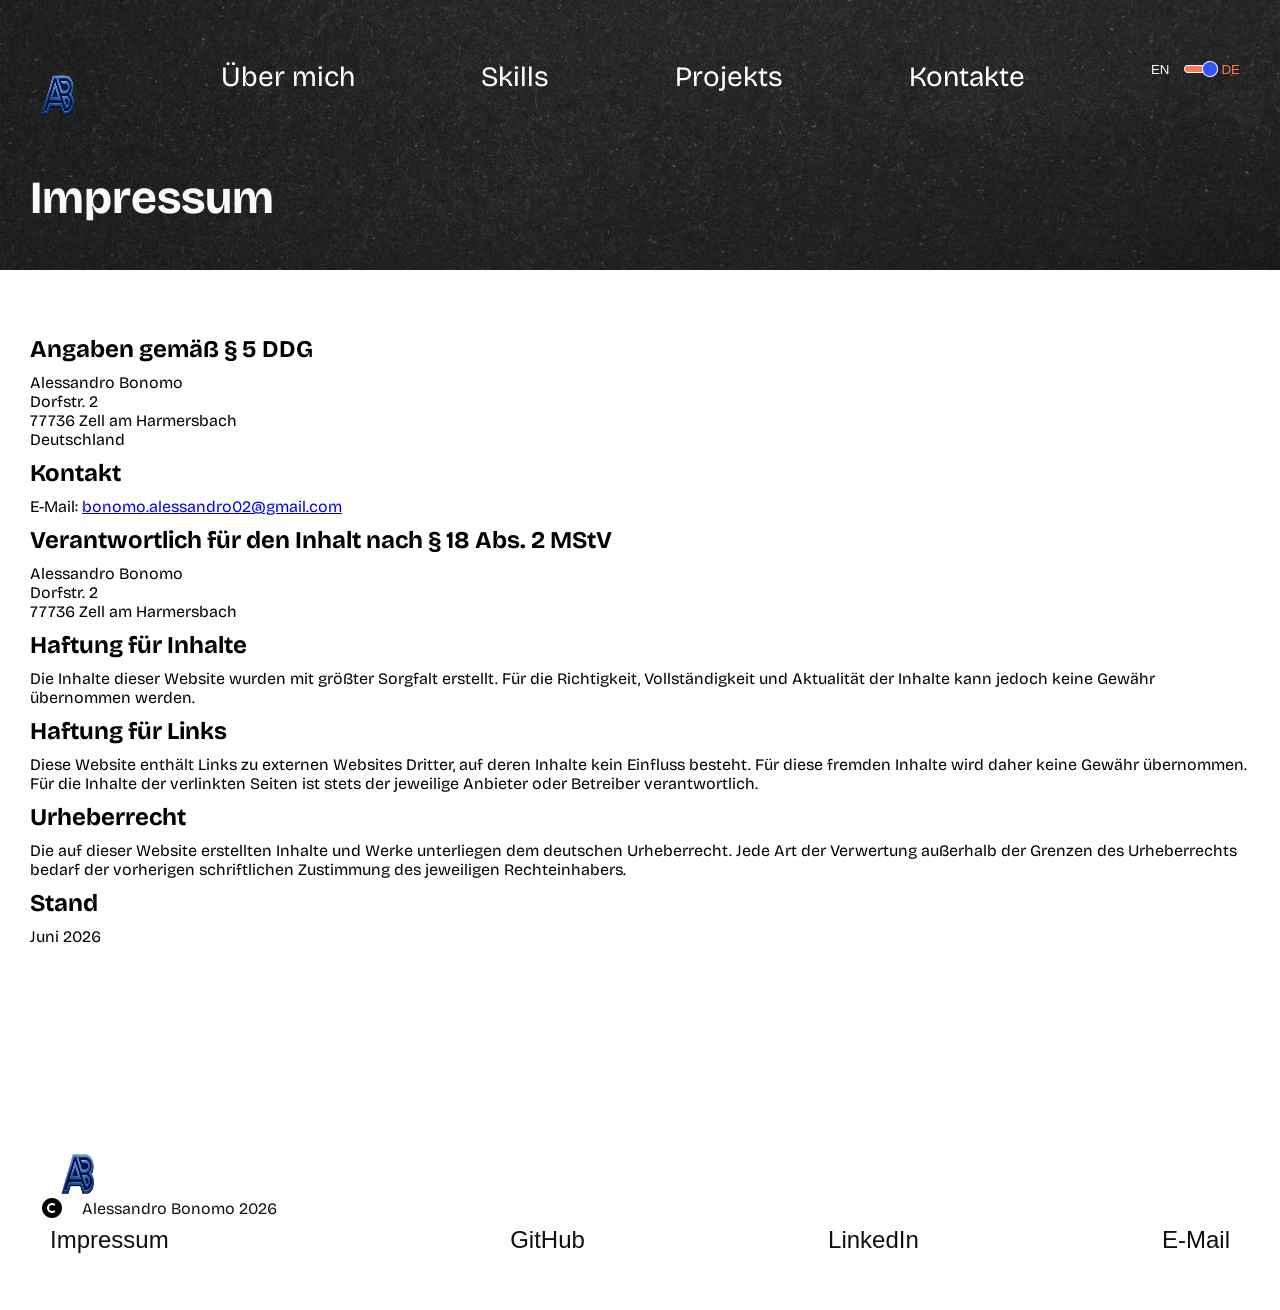
<file: html/legal-notice.html>
<!DOCTYPE html>
<html lang="en">
<head>
    <meta charset="UTF-8">
    <meta name="viewport" content="width=device-width, initial-scale=1.0">
    <title>legal notice</title>
    <link rel="icon" type="image/x-icon" href="/Portfolio/assets/img/AB_Logo-black.png">

    <link rel="stylesheet" href="../css/header-helper.css">
    <link rel="stylesheet" href="../css/legal-notice.css">
    <link rel="stylesheet" href="../css/footer-helper.css">
    <link rel="stylesheet" href="../css/colors.css">
    <link rel="stylesheet" href="../css/transitions-helper.css">
    <link rel="stylesheet" href="../css/media-querrys.css">
    <link rel="stylesheet" href="../css/lang-helper.css">

    <script src="../js/toggle.mobile.helper.js" defer></script>
    <script src="../js/lang.helper.js" defer></script>

    <link rel="preconnect" href="https://fonts.googleapis.com">
    <link rel="preconnect" href="https://fonts.gstatic.com" crossorigin>
    <link href="https://fonts.googleapis.com/css2?family=Bricolage+Grotesque:opsz,wght@12..96,200..800&family=Kalam:wght@300;400;700&display=swap" rel="stylesheet">
</head>

<body>
    <div id="menu-overlay"></div>
    <div id="bg-image" class="header-bg">
        <header>
                <nav>
                    <a href="../index.html#heroSection"><img src="../assets/img/AB_Logo.png" alt="Logo" class="logoAB header-logo"></a>
                    <div>
                        <a href="../index.html#aboutMeSection">
                            <p class="lang-en">About me</p>
                            <p class="lang-de">Über mich</p>
                        </a>
                        <img class="header-hover circle-hover" src="../assets/img/00_Hand-drawn lines/00_Header/Color option 1/1.png" alt="yellow circle">
                    </div>
                    
                    <div>
                        <a href="../index.html#skillSection">
                            <p class="lang-en">Skills</p>
                            <p class="lang-de">Skills</p>
                        </a>
                        <img class="header-hover skill-underline" src="../assets/img/00_Hand-drawn lines/00_Header/Color option 1/2.png" alt=" yellow-line">
                    </div>

                    <div>
                        <a href="../index.html#projectSection">
                            <p class="lang-en">Projects</p>
                            <p class="lang-de">Projekts</p>
                        </a>
                        <img class="header-hover" src="../assets/img/00_Hand-drawn lines/00_Header/Color option 1/4.png" alt="">

                    </div>

                    <div>
                        <a href="../index.html#contactSection">
                            <p class="lang-en">Contact</p>
                            <p class="lang-de">Kontakte</p>
                        </a>
                        <img class="header-hover" src="../assets/img/00_Hand-drawn lines/00_Header/Color option 1/3.png" alt="yellow line">                
                    </div>
                    
                    <div class="language-container">
                    <button id="langEnButton" class="lang-EN-btn">EN</button>
                    <img class="lang-frame-EN" src="../assets/img/00_Hand-drawn lines/00_Header/Color option 1/Toggle.png" alt="">
                    <div class="vector-container">
                        <img class="vector-bar" src="../assets/img/07_vectors/Vector-line.png" alt="bar">
                        <img class="vector-bubble" src="../assets/img/07_vectors/Vector-bubble.png" alt="bubble">
                    </div>
                    <button id="langDeButton" class="lang-DE-btn">DE</button>
                    <img class="lang-frame-DE" src="../assets/img/00_Hand-drawn lines/00_Header/Color option 1/Toggle.png" alt="">
                    </div>
                </nav>
        </header>
    </div>

            <div class="logo-mobile-container">
                <a href="../index.html#heroSection"><img src="../assets/img/AB_Logo.png" alt="Logo" class="logoAB header-logo"></a>
                <button id="toggleMobileMenu"><img class="menu-image" src="../assets/img/04_social_icons/01_Menu.png" alt="mobile menu"></button>
            </div>

            <div class="mobile-header">
                <nav class="mobile-nav">
                    <div>
                        <a href="../index.html#aboutMeSection">
                            <p class="lang-en">About me</p>
                            <p class="lang-de">Über mich</p>
                        </a>
                        <img class="mobile-hover ab-hover" src="../assets/img/00_Hand-drawn lines/00_Header/Color option 1/1.png" alt="yellow circle">
                    </div>
                    
                    <div>
                        <a href="../index.html#skillSection">
                            <p class="lang-en">Skills</p>
                            <p class="lang-de">Skills</p>
                        </a>
                        <img class="mobile-hover" src="../assets/img/00_Hand-drawn lines/00_Header/Color option 1/2.png" alt=" yellow-line">
                    </div>

                    <div>
                        <a href="../index.html#projectSection">
                            <p class="lang-en">Projects</p>
                            <p class="lang-de">Projekts</p>
                        </a>
                        <img class="mobile-hover" src="../assets/img/00_Hand-drawn lines/00_Header/Color option 1/4.png" alt="">

                    </div>

                    <div>
                        <a href="../index.html#contactSection">
                            <p class="lang-en">Contact</p>
                            <p class="lang-de">Kontakte</p>
                        </a>
                        <img class="mobile-hover" src="../assets/img/00_Hand-drawn lines/00_Header/Color option 1/3.png" alt="yellow line">                
                    </div>
                    
                    <div class="language-container">
                    <button class="lang-EN-btn">EN</button>
                    <img class="lang-frame-EN" src="../assets/img/00_Hand-drawn lines/00_Header/Color option 1/Toggle.png" alt="">
                    <div class="vector-container">
                        <img class="vector-bar" src="../assets/img/07_vectors/Vector-line.png" alt="bar">
                        <img class="vector-bubble" src="../assets/img/07_vectors/Vector-bubble.png" alt="bubble">
                    </div>
                    <button class="lang-DE-btn">DE</button>
                    <img class="lang-frame-DE" src="../assets/img/00_Hand-drawn lines/00_Header/Color option 1/Toggle.png" alt="">
                    </div>
                </nav>
            </div>

        <div class="lang-en">
            <div class="max-content">
                <div class="align-text-center">
                    <h1>Legal Notice</h1>

                    <h2>Information pursuant to Section 5 of the German Data Protection Act (DDG)</h2>
                    <p>
                        Alessandro Bonomo<br>
                        Dorfstr. 2<br>
                        77736 Zell am Harmersbach<br>
                        Germany
                    </p>

                    <h2>Contact</h2>
                    <p>
                        Email:
                        <a href="mailto:bonomo.alessandro02@gmail.com">
                            bonomo.alessandro02@gmail.com
                        </a>
                    </p>

                    <h2>Responsible for content in accordance with Section 18(2) MStV</h2>
                    <p>
                        Alessandro Bonomo<br>
                        Dorfstr. 2<br>
                        77736 Zell am Harmersbach
                    </p>

                    <h2>Liability for content</h2>
                    <p>
                        The content of this website has been compiled with the utmost care.
                        However, no guarantee can be given as to the accuracy, completeness and timeliness of the content.
                    </p>

                    <h2>Liability for links</h2>
                    <p>
                        This website contains links to external third-party websites,
                        over whose content we have no influence.
                        We therefore accept no liability for this external content.
                        The respective
                        provider or operator is always responsible for the content of the linked pages.
                    </p>

                    <h2>Copyright</h2>
                    <p>
                        The content and works created on this website are subject to
                        German copyright law. Any form of use beyond the
                        limits of copyright law requires the prior written consent
                        of the respective rights holder.
                    </p>

                    <h2>Date</h2>
                    <p>
                        June 2026
                    </p>

                </div>
            </div>
        </div>

        <div class="lang-de">
            <div class="max-content">
                <div class="align-text-center">
                    <h1>Impressum</h1>

                    <h2>Angaben gemäß § 5 DDG</h2>
                    <p>
                        Alessandro Bonomo<br>
                        Dorfstr. 2<br>
                        77736 Zell am Harmersbach<br>
                        Deutschland
                    </p>

                    <h2>Kontakt</h2>
                    <p>
                        E-Mail:
                        <a href="mailto:bonomo.alessandro02@gmail.com">
                            bonomo.alessandro02@gmail.com
                        </a>
                    </p>

                    <h2>Verantwortlich für den Inhalt nach § 18 Abs. 2 MStV</h2>
                    <p>
                        Alessandro Bonomo<br>
                        Dorfstr. 2<br>
                        77736 Zell am Harmersbach
                    </p>

                    <h2>Haftung für Inhalte</h2>
                    <p>
                        Die Inhalte dieser Website wurden mit größter Sorgfalt erstellt.
                        Für die Richtigkeit, Vollständigkeit und Aktualität der Inhalte
                        kann jedoch keine Gewähr übernommen werden.
                    </p>

                    <h2>Haftung für Links</h2>
                    <p>
                        Diese Website enthält Links zu externen Websites Dritter,
                        auf deren Inhalte kein Einfluss besteht.
                        Für diese fremden Inhalte wird daher keine Gewähr übernommen.
                        Für die Inhalte der verlinkten Seiten ist stets der jeweilige
                        Anbieter oder Betreiber verantwortlich.
                    </p>

                    <h2>Urheberrecht</h2>
                    <p>
                        Die auf dieser Website erstellten Inhalte und Werke unterliegen
                        dem deutschen Urheberrecht. Jede Art der Verwertung außerhalb der
                        Grenzen des Urheberrechts bedarf der vorherigen schriftlichen Zustimmung
                        des jeweiligen Rechteinhabers.
                    </p>

                    <h2>Stand</h2>
                    <p>
                        Juni 2026
                    </p>

                </div>
            </div>
        </div>

        <footer>
           <div class="mobile-footer contact-section-footer-links">
                <div class="mobile-logo-copyright-container">
                    <div class="footer-left-side">
                        <a href="../index.html#heroSection"><img class="logoAB mL-20px" src="../assets/img/AB_Logo.png" alt="Logo"></a>
                        <p><img class="icon-bg-color" src="../assets/img/04_social_icons/copyright_icon.png" alt="Copyright icon">Alessandro Bonomo 2026</p>
                    </div>
                
                    <div class="mobile-legal-notice">
                        <div>
                            <a class="rolling-link  legal-notice" href="./legal-notice.html"><span class="text">
                                <p class="lang-en">legal notice</p>
                                <p class="lang-de">Impressum</p>
                            </span></a>
                            <img class="footer-hover" src="../assets/img/00_Hand-drawn lines/00_Header/Color option 1/3.png" alt="yellow line">                
                        </div>
                    
                    </div>
                </div>


                    <div class="mobile-social-links">
                        <a target="_blank" class="background-color rolling-link" href="https://github.com/SandroTec">
                            <span class="icon dark-version"><img src="../assets/img/04_social_icons/Git hub.png" alt="GitHub-icon"></span>
                            <span class="text">GitHub</span>
                        </a>
                        <a target="_blank" class="background-color rolling-link" href="https://www.linkedin.com/in/alessandro-bonomo-87608436b/">
                            <span class="icon dark-version"> <img src="../assets/img/04_social_icons/linkedIn.png" alt="linked in icon"></span>
                            <span class="text">LinkedIn</span>
                        </a>
                        <a class="background-color rolling-link" href="mailto:bonomo.sandro@gmx.de?subject=Anfrage%20zum%20Portfolio&body=Hallo%20Max,%20ich%20interessiere%20mich%20für...">
                            <span class="icon dark-version"><img src="../assets/img/04_social_icons/Mail icon.png" alt="Email icon"></span>
                            <span class="text">E-Mail</span>
                        </a>
                    </div>
                </div>
                <div class="contact-section-footer contact-section-footer-links">
                    <div class="max-content">
                        <div class="social-footer-links">
                            <div class="logo-copyright-container ">
                            <a href="./index.html#heroSection"><img class="logoAB mL-20px" src="../assets/img/AB_Logo.png" alt="Logo"></a>
                            <p><img class="icon-bg-color" src="../assets/img/04_social_icons/copyright_icon.png" alt="Copyright icon">Alessandro Bonomo 2026</p>
                        
                            <div>
                                <a class="rolling-link  legal-notice" href="./legal-notice.html"><span class="text">
                                    <p class="lang-en">legal notice</p>
                                    <p class="lang-de">Impressum</p>
                                </span></a>
                                <img class="footer-hover" src="../assets/img/00_Hand-drawn lines/00_Header/Color option 1/3.png" alt="yellow line">                
                            </div>
                        </div>
                    
                            
                                <a target="_blank" class="background-color rolling-link" href="https://github.com/SandroTec">
                                    <span class="icon dark-version"><img src="../assets/img/04_social_icons/Git hub.png" alt="GitHub-icon"></span>
                                    <span class="text">GitHub</span>
                                </a>
                                <a target="_blank" class="background-color rolling-link" href="https://www.linkedin.com/in/alessandro-bonomo-87608436b/">
                                    <span class="icon dark-version"> <img src="../assets/img/04_social_icons/linkedIn.png" alt="linked in icon"></span>
                                    <span class="text">LinkedIn</span>
                                </a>
                                <a class="background-color rolling-link" href="mailto:bonomo.sandro@gmx.de?subject=Anfrage%20zum%20Portfolio&body=Hallo%20Max,%20ich%20interessiere%20mich%20für...">
                                    <span class="icon dark-version"><img src="../assets/img/04_social_icons/Mail icon.png" alt="Email icon"></span>
                                    <span class="text">E-Mail</span>
                                </a>

                        </div>
                </div>
            </div>
        </footer>
</body>
</html>
</file>
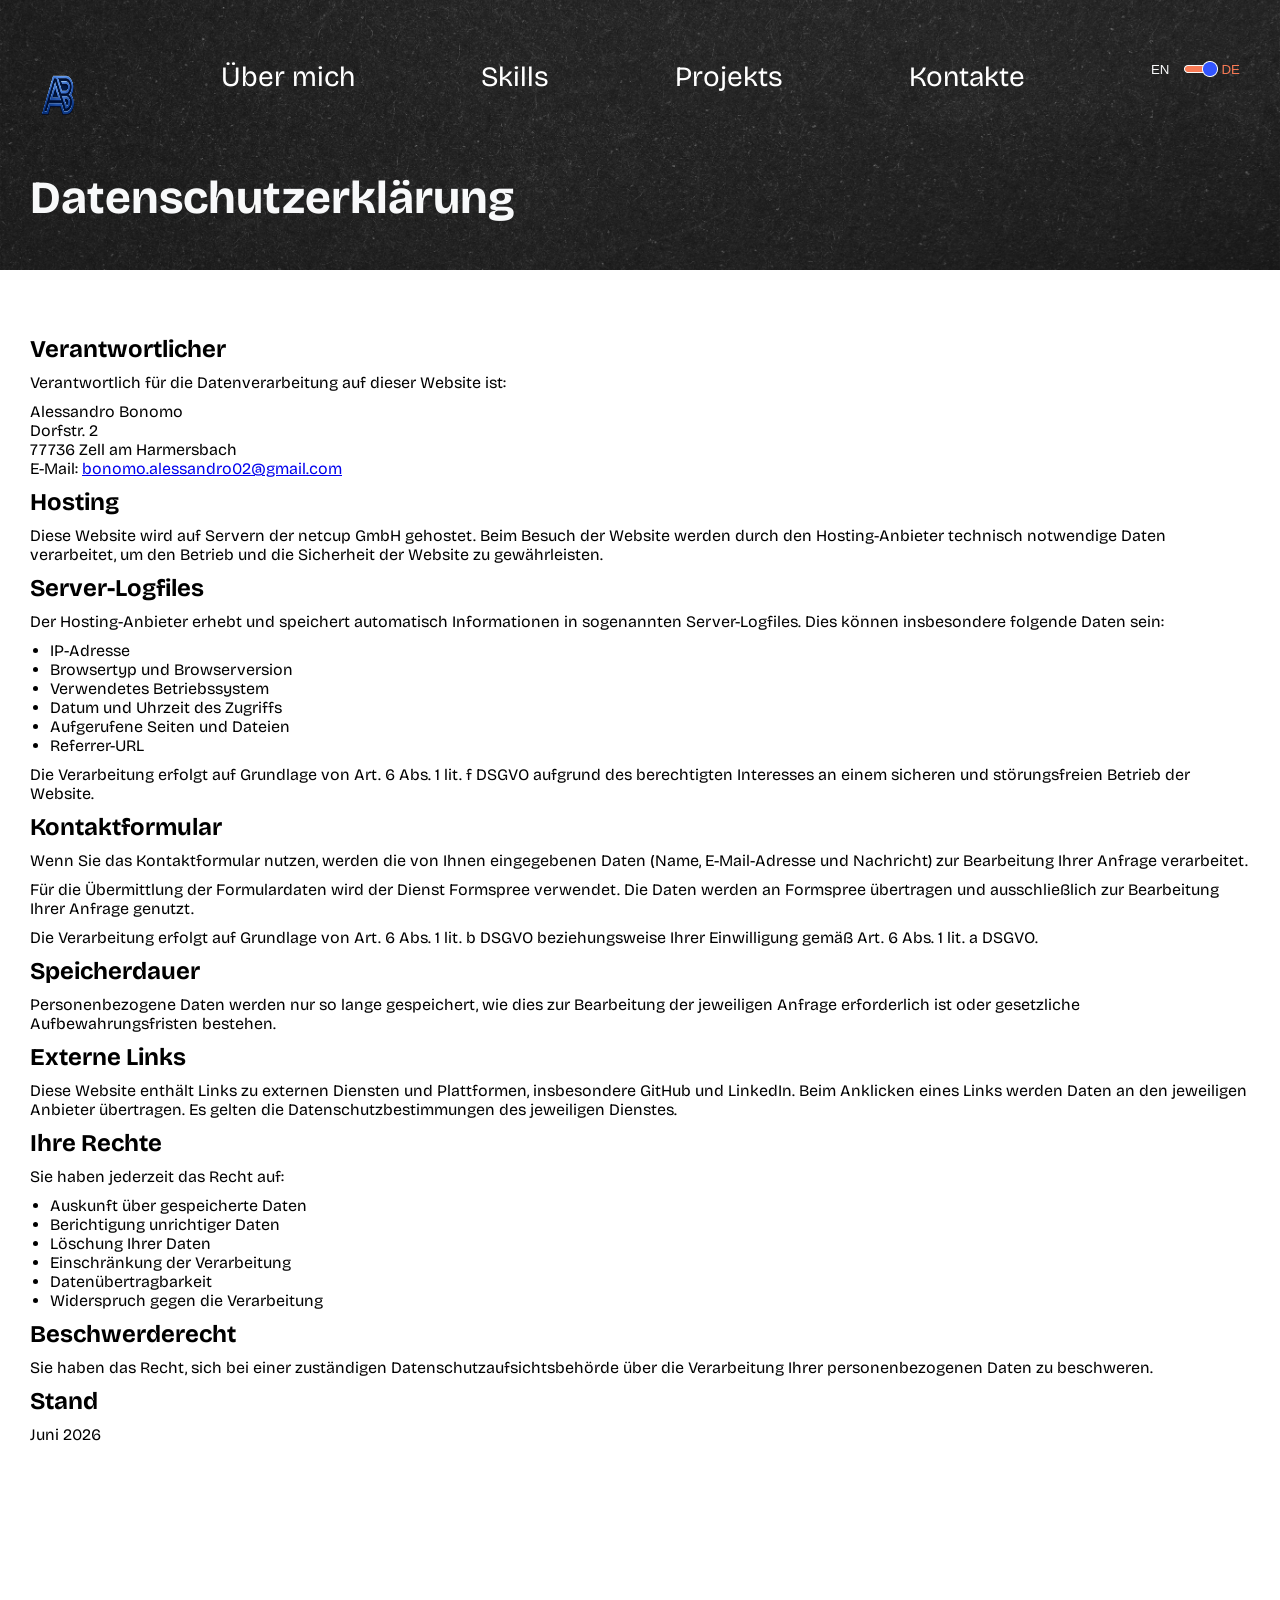
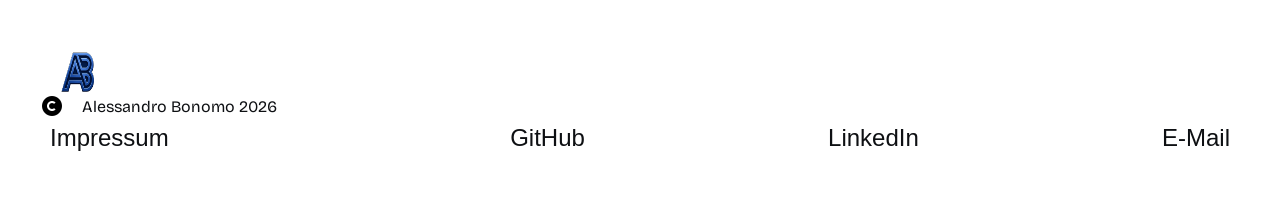
<file: html/privacy-policy.html>
<!DOCTYPE html>
<html lang="en">
<head>
    <meta charset="UTF-8">
    <meta name="viewport" content="width=device-width, initial-scale=1.0">
    <title>Privacy policy</title>
    <link rel="icon" type="image/x-icon" href="/Portfolio/assets/img/AB_Logo-black.png">

    <link rel="stylesheet" href="../css/header-helper.css">
    <link rel="stylesheet" href="../css/legal-notice.css">
    <link rel="stylesheet" href="../css/footer-helper.css">
    <link rel="stylesheet" href="../css/colors.css">
    <link rel="stylesheet" href="../css/transitions-helper.css">
    <link rel="stylesheet" href="../css/media-querrys.css">
    <link rel="stylesheet" href="../css/lang-helper.css">

    <script src="../js/toggle.mobile.helper.js" defer></script>
    <script src="../js/lang.helper.js" defer></script>

    <link rel="preconnect" href="https://fonts.googleapis.com">
    <link rel="preconnect" href="https://fonts.gstatic.com" crossorigin>
    <link href="https://fonts.googleapis.com/css2?family=Bricolage+Grotesque:opsz,wght@12..96,200..800&family=Kalam:wght@300;400;700&display=swap" rel="stylesheet">

</head>

<body>
    <div id="menu-overlay"></div>
    <div id="bg-image" class="header-bg">
        <header>
                <nav>
                    <a href="../index.html#heroSection"><img src="../assets/img/AB_Logo.png" alt="Logo" class="logoAB"></a>
                    <div>
                        <a href="../index.html#aboutMeSection">
                            <p class="lang-en">About me</p>
                            <p class="lang-de">Über mich</p>
                        </a>
                        <img class="header-hover circle-hover" src="../assets/img/00_Hand-drawn lines/00_Header/Color option 1/1.png" alt="yellow circle">
                    </div>
                    
                    <div>
                        <a href="../index.html#skillSection">
                            <p class="lang-en">Skills</p>
                            <p class="lang-de">Skills</p>
                        </a>
                        <img class="header-hover skill-underline" src="../assets/img/00_Hand-drawn lines/00_Header/Color option 1/2.png" alt=" yellow-line">
                    </div>

                    <div>
                        <a href="../index.html#projectSection">
                            <p class="lang-en">Projects</p>
                            <p class="lang-de">Projekts</p>
                        </a>
                        <img class="header-hover" src="../assets/img/00_Hand-drawn lines/00_Header/Color option 1/4.png" alt="">

                    </div>

                    <div>
                        <a href="../index.html#contactSection">
                            <p class="lang-en">Contact</p>
                            <p class="lang-de">Kontakte</p>
                        </a>
                        <img class="header-hover" src="../assets/img/00_Hand-drawn lines/00_Header/Color option 1/3.png" alt="yellow line">                
                    </div>
                    
                    <div class="language-container">
                    <button id="langEnButton" class="lang-EN-btn">EN</button>
                    <img class="lang-frame-EN" src="../assets/img/00_Hand-drawn lines/00_Header/Color option 1/Toggle.png" alt="">
                    <div class="vector-container">
                        <img class="vector-bar" src="../assets/img/07_vectors/Vector-line.png" alt="bar">
                        <img class="vector-bubble" src="../assets/img/07_vectors/Vector-bubble.png" alt="bubble">
                    </div>
                    <button id="langDeButton" class="lang-DE-btn">DE</button>
                    <img class="lang-frame-DE" src="../assets/img/00_Hand-drawn lines/00_Header/Color option 1/Toggle.png" alt="">
                    </div>
                </nav>
        </header>
    </div>

            <div class="logo-mobile-container">
                <a href="../index.html#heroSection"><img src="../assets/img/AB_Logo.png" alt="Logo" class="logoAB"></a>
                <button id="toggleMobileMenu"><img class="menu-image" src="../assets/img/04_social_icons/01_Menu.png" alt="mobile menu"></button>
            </div>

            <div class="mobile-header">
                <nav class="mobile-nav">
                    <div>
                        <a href="../index.html#aboutMeSection">
                            <p class="lang-en">About me</p>
                            <p class="lang-de">Über mich</p>
                        </a>
                        <img class="mobile-hover ab-hover" src="../assets/img/00_Hand-drawn lines/00_Header/Color option 1/1.png" alt="yellow circle">
                    </div>
                    
                    <div>
                        <a href="../index.html#skillSection">
                            <p class="lang-en">Skills</p>
                            <p class="lang-de">Skills</p>
                        </a>
                        <img class="mobile-hover" src="../assets/img/00_Hand-drawn lines/00_Header/Color option 1/2.png" alt=" yellow-line">
                    </div>

                    <div>
                        <a href="../index.html#projectSection">
                            <p class="lang-en">Projects</p>
                            <p class="lang-de">Projekts</p>
                        </a>
                        <img class="mobile-hover" src="../assets/img/00_Hand-drawn lines/00_Header/Color option 1/4.png" alt="">

                    </div>

                    <div>
                        <a href="../index.html#contactSection">
                            <p class="lang-en">Contact</p>
                            <p class="lang-de">Kontakte</p>
                        </a>
                        <img class="mobile-hover" src="../assets/img/00_Hand-drawn lines/00_Header/Color option 1/3.png" alt="yellow line">                
                    </div>
                    
                    <div class="language-container">
                    <button class="lang-EN-btn">EN</button>
                    <img class="lang-frame-EN" src="../assets/img/00_Hand-drawn lines/00_Header/Color option 1/Toggle.png" alt="">
                    <div class="vector-container">
                        <img class="vector-bar" src="../assets/img/07_vectors/Vector-line.png" alt="bar">
                        <img class="vector-bubble" src="../assets/img/07_vectors/Vector-bubble.png" alt="bubble">
                    </div>
                    <button class="lang-DE-btn">DE</button>
                    <img class="lang-frame-DE" src="../assets/img/00_Hand-drawn lines/00_Header/Color option 1/Toggle.png" alt="">
                    </div>
                </nav>
            </div>

        <div class="lang-en">
            <div class="max-content">
                <div class="align-text-center">
                    <h1>Privacy Policy</h1>

                    <h2>Controller</h2>
                    <p>
                        The controller responsible for data processing on this website is:
                    </p>

                    <p>
                        Alessandro Bonomo<br>
                        Dorfstr. 2<br>
                        77736 Zell am Harmersbach<br>
                        Germany<br>
                        Email:
                        <a href="mailto:bonomo.alessandro02@gmail.com">
                            bonomo.alessandro02@gmail.com
                        </a>
                    </p>

                    <h2>Hosting</h2>
                    <p>
                        This website is hosted on servers provided by netcup GmbH.
                        When you visit this website, technical data may be processed by the hosting provider
                        to ensure the secure and reliable operation of the website.
                    </p>

                    <h2>Server Log Files</h2>
                    <p>
                        The hosting provider automatically collects and stores information in so-called server log files.
                        This information may include:
                    </p>

                    <ul>
                        <li>IP address</li>
                        <li>Browser type and browser version</li>
                        <li>Operating system used</li>
                        <li>Date and time of access</li>
                        <li>Visited pages and requested files</li>
                        <li>Referrer URL</li>
                    </ul>

                    <p>
                        The processing of this data is based on Article 6(1)(f) GDPR,
                        reflecting the legitimate interest in maintaining the secure and uninterrupted operation of the website.
                    </p>

                    <h2>Contact Form</h2>
                    <p>
                        If you contact me via the contact form, the information you provide
                        (such as your name, email address, and message) will be processed solely
                        for the purpose of handling your inquiry.
                    </p>

                    <p>
                        Form submissions are transmitted using the service provider Formspree.
                        The submitted information is forwarded to Formspree and processed exclusively
                        for the purpose of responding to your request.
                    </p>

                    <p>
                        The processing of your data is based on Article 6(1)(b) GDPR
                        and, where applicable, on your consent pursuant to Article 6(1)(a) GDPR.
                    </p>

                    <h2>Data Retention</h2>
                    <p>
                        Personal data will only be stored for as long as necessary
                        to process your inquiry or as required by applicable legal retention obligations.
                    </p>

                    <h2>External Links</h2>
                    <p>
                        This website contains links to external platforms and services,
                        including GitHub and LinkedIn.
                        When you follow one of these links, personal data may be transmitted
                        to the respective provider. The privacy policies of the respective providers apply.
                    </p>

                    <h2>Your Rights</h2>
                    <p>
                        Under the General Data Protection Regulation (GDPR),
                        you have the following rights:
                    </p>

                    <ul>
                        <li>Right of access</li>
                        <li>Right to rectification</li>
                        <li>Right to erasure</li>
                        <li>Right to restriction of processing</li>
                        <li>Right to data portability</li>
                        <li>Right to object to processing</li>
                    </ul>

                    <h2>Right to Lodge a Complaint</h2>
                    <p>
                        You have the right to lodge a complaint with a competent data protection
                        supervisory authority if you believe that the processing of your personal data
                        violates applicable data protection laws.
                    </p>

                    <h2>Last Updated</h2>
                    <p>
                        June 2026
                    </p>

                </div>
            </div>
        </div>

        <div class="lang-de">
            <div class="max-content">
                <div class="align-text-center">
                    <h1>Datenschutzerklärung</h1>

                    <h2>Verantwortlicher</h2>
                    <p>
                        Verantwortlich für die Datenverarbeitung auf dieser Website ist:
                    </p>

                    <p>
                        Alessandro Bonomo<br>
                        Dorfstr. 2<br>
                        77736 Zell am Harmersbach<br>
                        E-Mail:
                        <a href="mailto:bonomo.alessandro02@gmail.com">
                            bonomo.alessandro02@gmail.com
                        </a>
                    </p>

                    <h2>Hosting</h2>
                    <p>
                        Diese Website wird auf Servern der netcup GmbH gehostet.
                        Beim Besuch der Website werden durch den Hosting-Anbieter
                        technisch notwendige Daten verarbeitet, um den Betrieb und die
                        Sicherheit der Website zu gewährleisten.
                    </p>

                    <h2>Server-Logfiles</h2>
                    <p>
                        Der Hosting-Anbieter erhebt und speichert automatisch Informationen
                        in sogenannten Server-Logfiles. Dies können insbesondere folgende Daten sein:
                    </p>

                    <ul>
                        <li>IP-Adresse</li>
                        <li>Browsertyp und Browserversion</li>
                        <li>Verwendetes Betriebssystem</li>
                        <li>Datum und Uhrzeit des Zugriffs</li>
                        <li>Aufgerufene Seiten und Dateien</li>
                        <li>Referrer-URL</li>
                    </ul>

                    <p>
                        Die Verarbeitung erfolgt auf Grundlage von Art. 6 Abs. 1 lit. f DSGVO
                        aufgrund des berechtigten Interesses an einem sicheren und störungsfreien Betrieb der Website.
                    </p>

                    <h2>Kontaktformular</h2>
                    <p>
                        Wenn Sie das Kontaktformular nutzen, werden die von Ihnen eingegebenen Daten
                        (Name, E-Mail-Adresse und Nachricht) zur Bearbeitung Ihrer Anfrage verarbeitet.
                    </p>

                    <p>
                        Für die Übermittlung der Formulardaten wird der Dienst Formspree verwendet.
                        Die Daten werden an Formspree übertragen und ausschließlich zur Bearbeitung
                        Ihrer Anfrage genutzt.
                    </p>

                    <p>
                        Die Verarbeitung erfolgt auf Grundlage von Art. 6 Abs. 1 lit. b DSGVO
                        beziehungsweise Ihrer Einwilligung gemäß Art. 6 Abs. 1 lit. a DSGVO.
                    </p>

                    <h2>Speicherdauer</h2>
                    <p>
                        Personenbezogene Daten werden nur so lange gespeichert,
                        wie dies zur Bearbeitung der jeweiligen Anfrage erforderlich ist
                        oder gesetzliche Aufbewahrungsfristen bestehen.
                    </p>

                    <h2>Externe Links</h2>
                    <p>
                        Diese Website enthält Links zu externen Diensten und Plattformen,
                        insbesondere GitHub und LinkedIn. Beim Anklicken eines Links werden
                        Daten an den jeweiligen Anbieter übertragen. Es gelten die
                        Datenschutzbestimmungen des jeweiligen Dienstes.
                    </p>

                    <h2>Ihre Rechte</h2>
                    <p>
                        Sie haben jederzeit das Recht auf:
                    </p>

                    <ul>
                        <li>Auskunft über gespeicherte Daten</li>
                        <li>Berichtigung unrichtiger Daten</li>
                        <li>Löschung Ihrer Daten</li>
                        <li>Einschränkung der Verarbeitung</li>
                        <li>Datenübertragbarkeit</li>
                        <li>Widerspruch gegen die Verarbeitung</li>
                    </ul>

                    <h2>Beschwerderecht</h2>
                    <p>
                        Sie haben das Recht, sich bei einer zuständigen Datenschutzaufsichtsbehörde
                        über die Verarbeitung Ihrer personenbezogenen Daten zu beschweren.
                    </p>

                    <h2>Stand</h2>
                    <p>
                        Juni 2026
                    </p>


                </div>
            </div>
        </div>

        <footer>
           <div class="mobile-footer contact-section-footer-links">
                <div class="mobile-logo-copyright-container">
                    <div class="footer-left-side">
                        <a href="../index.html#heroSection"><img class="logoAB mL-20px" src="../assets/img/AB_Logo.png" alt="Logo"></a>
                        <p><img class="icon-bg-color" src="../assets/img/04_social_icons/copyright_icon.png" alt="Copyright icon">Alessandro Bonomo 2026</p>
                    </div>
                
                    <div class="mobile-legal-notice">
                        <div>
                            <a class="rolling-link  legal-notice" href="./html/legal-notice.html"><span class="text">
                                <p class="lang-en">legal notice</p>
                                <p class="lang-de">Impressum</p>
                            </span></a>
                            <img class="footer-hover" src="../assets/img/00_Hand-drawn lines/00_Header/Color option 1/3.png" alt="yellow line">                
                        </div>
                    
                    </div>
                </div>
                    <div class="mobile-social-links">
                        <a target="_blank" class="background-color rolling-link" href="https://github.com/SandroTec">
                            <span class="icon"><img src="../assets/img/04_social_icons/Git hub.png" alt="GitHub-icon"></span>
                            <span class="text">GitHub</span>
                        </a>
                        
                        <a target="_blank" class="background-color rolling-link" href="https://www.linkedin.com/in/alessandro-bonomo-87608436b/">
                            <span class="icon"> <img src="../assets/img/04_social_icons/linkedIn.png" alt="linked in icon"></span>
                            <span class="text">LinkedIn</span>
                        </a>

                        <a class="background-color rolling-link" href="mailto:bonomo.sandro@gmx.de">
                            <span class="icon"><img src="../assets/img/04_social_icons/Mail icon.png" alt="Email icon"></span>
                            <span class="text">E-Mail</span>
                        </a>
                    </div>
                </div>
                <div class="contact-section-footer contact-section-footer-links">
                    <div class="max-content">
                        <div class="social-footer-links">
                            <div class="logo-copyright-container ">
                            <a href="./index.html#heroSection"><img class="logoAB mL-20px" src="../assets/img/AB_Logo.png" alt="Logo"></a>
                            <p><img class="icon-bg-color" src="../assets/img/04_social_icons/copyright_icon.png" alt="Copyright icon">Alessandro Bonomo 2026</p>
                        
                            <div>
                                <a class="rolling-link  legal-notice" href="./html/legal-notice.html"><span class="text">
                                    <p class="lang-en">legal notice</p>
                                    <p class="lang-de">Impressum</p>
                                </span></a>
                                <img class="footer-hover" src="../assets/img/00_Hand-drawn lines/00_Header/Color option 1/3.png" alt="yellow line">                
                            </div>
                        </div>
                            
                                <a target="_blank" class="background-color rolling-link" href="https://github.com/SandroTec">
                                    <span class="icon dark-version"><img src="../assets/img/04_social_icons/Git hub.png" alt="GitHub-icon"></span>
                                    <span class="text">GitHub</span>
                                </a>

                                <a target="_blank" class="background-color rolling-link" href="https://www.linkedin.com/in/alessandro-bonomo-87608436b/">
                                    <span class="icon dark-version"> <img src="../assets/img/04_social_icons/linkedIn.png" alt="linked in icon"></span>
                                    <span class="text">LinkedIn</span>
                                </a>

                                <a class="background-color rolling-link" href="mailto:bonomo.sandro@gmx.de">
                                    <span class="icon dark-version"><img src="../assets/img/04_social_icons/Mail icon.png" alt="Email icon"></span>
                                    <span class="text">E-Mail</span>
                                </a>

                            </div>
                        </div>
                </div>
            </div>
        </footer>
</body>
</html>
</file>
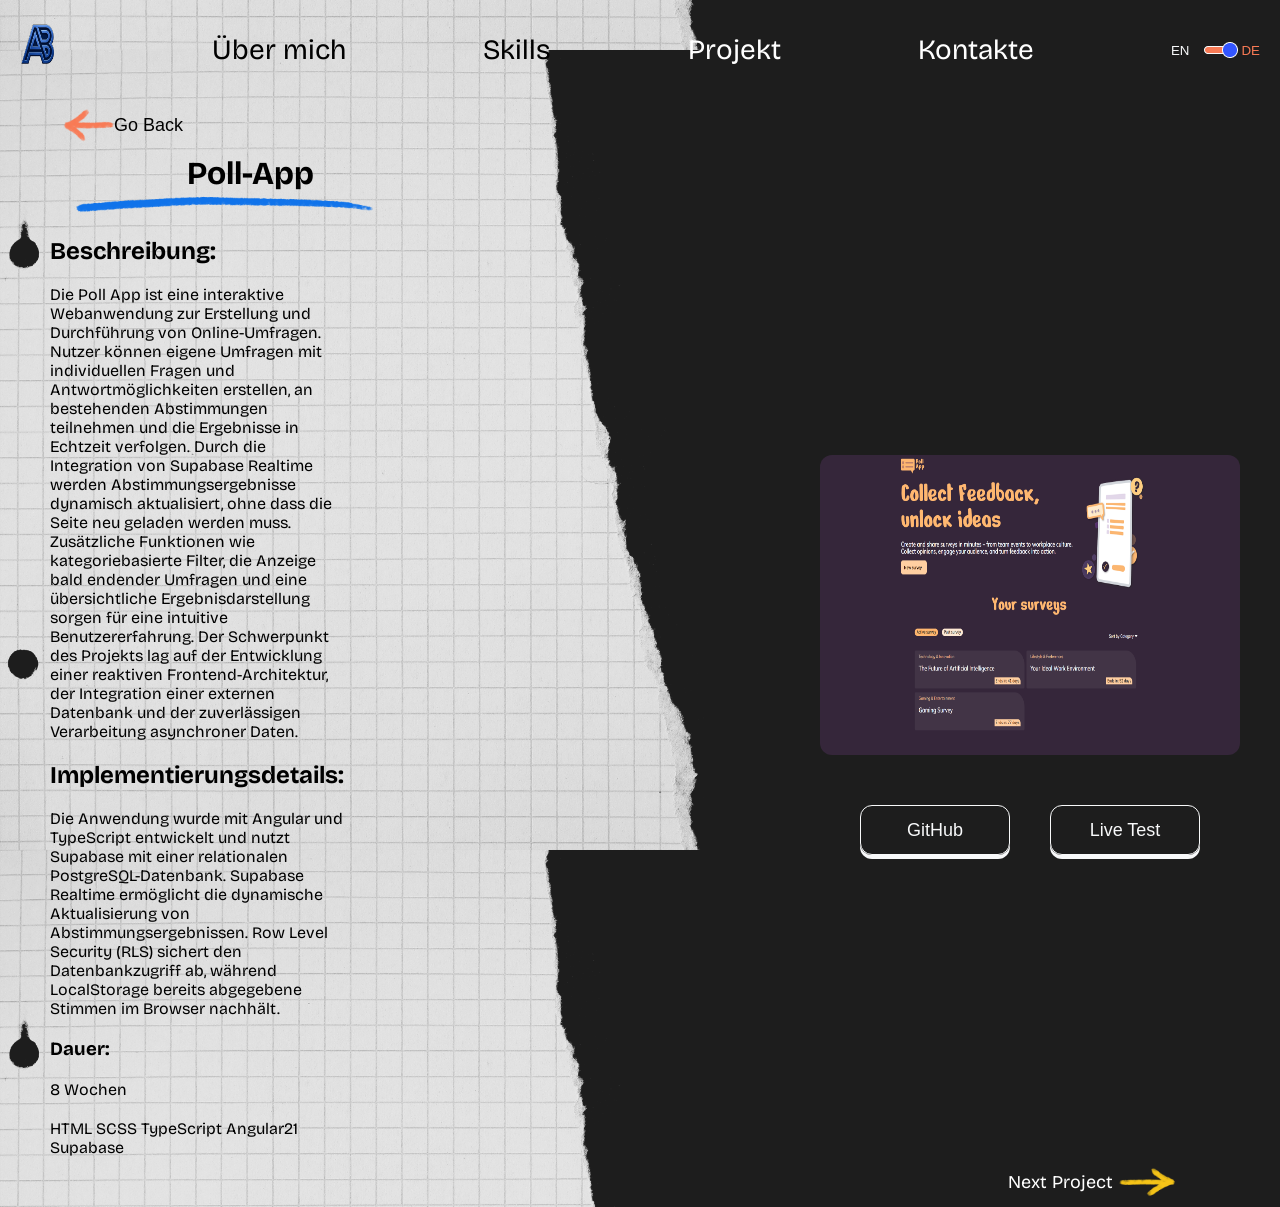
<file: html/project-five.html>
<!DOCTYPE html>
<html lang="en">
<head>
    <meta charset="UTF-8">
    <meta name="viewport" content="width=device-width, initial-scale=1.0">
    <title>Project</title>
    <link rel="icon" type="image/x-icon" href="/Portfolio/assets/img/AB_Logo-black.png">

    <link rel="stylesheet" href="../css/project.css">
    <link rel="stylesheet" href="../css/header-helper.css">
    <link rel="stylesheet" href="../css/lang-helper.css">
    <link rel="stylesheet" href="../css/media-querrys.css">
    <link rel="stylesheet" href="../css/transitions-helper.css">
    <link rel="stylesheet" href="../css/colors.css">

    <link rel="preconnect" href="https://fonts.googleapis.com">
    <link rel="preconnect" href="https://fonts.gstatic.com" crossorigin>
    <link href="https://fonts.googleapis.com/css2?family=Bricolage+Grotesque:opsz,wght@12..96,200..800&family=Kalam:wght@300;400;700&display=swap" rel="stylesheet">

    <script defer src="../js/lang.helper.js"></script>
    <script defer src="../js/toggle.mobile.helper.js"></script>

</head>
<body>
    <div id="menu-overlay"></div>
    <div class="max-content">
        <header>
            <nav>
                <a href="../index.html#heroSection"><img src="../assets/img/AB_Logo.png" alt="Logo" class="logoAB"></a>
                <div>
                    <a class="black-links" href="../index.html#aboutMeSection">
                        <p class="lang-en">About me</p>
                        <p class="lang-de">Über mich</p>
                    </a>
                    <img class="header-hover" src="../assets/img/00_Hand-drawn lines/00_Header/Color option 1/1.png" alt="yellow circle">
                </div>
                
                <div>
                    <a class="black-links skill-nav" href="../index.html#skillSection">
                        <p class="lang-en">Skills</p>
                        <p class="lang-de">Skills</p>
                    </a>
                    <img class="header-hover skill-underline" src="../assets/img/00_Hand-drawn lines/00_Header/Color option 1/2.png" alt=" yellow-line">
                </div>

                <div>
                    <a href="../index.html#projectSection">
                        <p class="lang-en">Project</p>
                        <p class="lang-de">Projekt</p>
                    </a>
                    <img class="header-hover" src="../assets/img/00_Hand-drawn lines/00_Header/Color option 1/4.png" alt="">

                </div>

                <div>
                    <a href="../index.html#contactSection">
                        <p class="lang-en">Contact</p>
                        <p class="lang-de">Kontakte</p>
                    </a>
                    <img class="header-hover" src="../assets/img/00_Hand-drawn lines/00_Header/Color option 1/3.png" alt="yellow line">                
                </div>
                
                <div class="language-container">
                <button class="lang-EN-btn">EN</button>
                <img class="lang-frame-EN" src="../assets/img/00_Hand-drawn lines/00_Header/Color option 1/Toggle.png" alt="">
                <div class="vector-container">
                    <img class="vector-bar" src="../assets/img/07_vectors/Vector-line.png" alt="bar">
                    <img class="vector-bubble" src="../assets/img/07_vectors/Vector-bubble.png" alt="bubble">
                </div>
                <button class="lang-DE-btn">DE</button>
                <img class="lang-frame-DE" src="../assets/img/00_Hand-drawn lines/00_Header/Color option 1/Toggle.png" alt="">
                </div>
            </nav>
        </header>

        <div class="logo-mobile-container">
                <a href="../index.html#heroSection"><img src="../assets/img/AB_Logo.png" alt="Logo" class="logoAB"></a>
                <button id="toggleMobileMenu"><img class="menu-image" src="../assets/img/04_social_icons/01_Menu.png" alt="mobile menu"></button>
        </div>


        <div class="mobile-header">
                <nav class="mobile-nav">
                    <div>
                        <a class="black-links" href="../index.html#aboutMeSection">
                            <p class="lang-en">About me</p>
                            <p class="lang-de">Über mich</p>
                        </a>
                        <img class="header-hover" src="../assets/img/00_Hand-drawn lines/00_Header/Color option 1/1.png" alt="yellow circle">
                    </div>
                    
                    <div>
                        <a class="black-links" href="../index.html#skillSection">
                            <p class="lang-en">Skills</p>
                            <p class="lang-de">Skills</p>
                        </a>
                        <img class="header-hover skill-underline" src="../assets/img/00_Hand-drawn lines/00_Header/Color option 1/2.png" alt=" yellow-line">
                    </div>

                    <div>
                        <a href="../index.html#projectSection">
                            <p class="lang-en">Project</p>
                            <p class="lang-de">Projekt</p>
                        </a>
                        <img class="header-hover" src="../assets/img/00_Hand-drawn lines/00_Header/Color option 1/4.png" alt="">

                    </div>

                    <div>
                        <a href="../index.html#contactSection">
                            <p class="lang-en">Contact</p>
                            <p class="lang-de">Kontakte</p>
                        </a>
                        <img class="header-hover" src="../assets/img/00_Hand-drawn lines/00_Header/Color option 1/3.png" alt="yellow line">                
                    </div>
                    
                    <div class="language-container">
                    <button class="lang-EN-btn">EN</button>
                    <img class="lang-frame-EN" src="../assets/img/00_Hand-drawn lines/00_Header/Color option 1/Toggle.png" alt="">
                    <div class="vector-container">
                        <img class="vector-bar" src="../assets/img/07_vectors/Vector-line.png" alt="bar">
                        <img class="vector-bubble" src="../assets/img/07_vectors/Vector-bubble.png" alt="bubble">
                    </div>
                    <button class="lang-DE-btn">DE</button>
                    <img class="lang-frame-DE" src="../assets/img/00_Hand-drawn lines/00_Header/Color option 1/Toggle.png" alt="">
                    </div>
                </nav>
        </div>

    
        <div class="go-back-container mobile-go-back-disappear">
            <button class="go-back-btn">
                <a  href="../index.html#projectSection"><img class="go-back" src="../assets/img/00_Hand-drawn lines/03_Portfolio/Breadcrumbs/Breadcrumb arrow 1.png" alt=""> Go Back</a>
            </button>
        </div>
        <main>
            <div class="left-hand-side">
                <div class="content">
                    <div class="headline">
                        <h1>Poll-App</h1>
                        <img class="element-revealHideLeftToRight headline-underline " src="../assets/img/00_Hand-drawn lines/01_About me/Color option 1.png" alt="Pollo Loco Image">
                    </div>
                    <h2 class="lang-en">Description:</h2>
                    <h2 class="lang-de">Beschreibung:</h2>
                   <p class="lang-en">
                        Poll App is an interactive web application designed for creating and participating in online surveys. Users can create their own polls with custom questions and answer options, participate in existing surveys, and follow voting results in real time.
                        The application was developed using Angular and TypeScript, with Supabase serving as the backend and PostgreSQL as the relational database. Supabase Realtime enables dynamic updates of voting results without requiring a page reload.
                        Additional features include category-based filtering, highlighting surveys that are ending soon, and a clear visualization of voting results to provide an intuitive user experience.
                        The main focus of this project was developing a reactive frontend architecture, integrating an external database, and handling asynchronous data reliably. 
                    </p>

                    <p class="lang-de">
                        Die Poll App ist eine interaktive Webanwendung zur Erstellung und Durchführung von Online-Umfragen. Nutzer können eigene Umfragen mit individuellen Fragen und Antwortmöglichkeiten erstellen, an bestehenden Abstimmungen teilnehmen und die Ergebnisse in Echtzeit verfolgen.
                        Durch die Integration von Supabase Realtime werden Abstimmungsergebnisse dynamisch aktualisiert, ohne dass die Seite neu geladen werden muss.
                        Zusätzliche Funktionen wie kategoriebasierte Filter, die Anzeige bald endender Umfragen und eine übersichtliche Ergebnisdarstellung sorgen für eine intuitive Benutzererfahrung.
                        Der Schwerpunkt des Projekts lag auf der Entwicklung einer reaktiven Frontend-Architektur, der Integration einer externen Datenbank und der zuverlässigen Verarbeitung asynchroner Daten.
                    </p>
                    <h2 class="lang-en">Implementation Details:</h2>
                    <h2 class="lang-de">Implementierungsdetails:</h2>
                    <p class="lang-en">
                        The application was built with Angular and TypeScript, using Supabase and a relational PostgreSQL database. 
                        Supabase Realtime enables dynamic updates of voting results. 
                        Row Level Security (RLS) protects database access, while LocalStorage tracks previously submitted votes in the browser.
                    </p>
                    <p class="lang-de">
                        Die Anwendung wurde mit Angular und TypeScript entwickelt und nutzt Supabase mit einer relationalen PostgreSQL-Datenbank. 
                        Supabase Realtime ermöglicht die dynamische Aktualisierung von Abstimmungsergebnissen. 
                        Row Level Security (RLS) sichert den Datenbankzugriff ab, während LocalStorage bereits abgegebene Stimmen im Browser nachhält.
                    </p>
                    <h3 class="lang-en">Duration:</h3>
                    <h3 class="lang-de">Dauer:</h3>
                    <p class="lang-en">8 Weeks</p>
                    <p class="lang-de">8 Wochen</p>

                    <div class="projectFooter">
                        <p class="lang-en">HTML SCSS TypeScript Angular21 Supabase</p>
                        <p class="lang-de">HTML SCSS TypeScript Angular21 Supabase</p>
                    </div>
                </div>
            </div>
            <div class="right-hand-side">
                <img class="project-image" src="../assets/img/08_project_images/Poll-app.png" alt="Poll App Image">
                <div class="btn-container">
                    <button>
                        <a target="_blank" href="https://github.com/SandroTec/Poll-App">GitHub</a>
                    </button>
                    <button>
                        <a target="_blank" href="https://alessandro-bonomo.de/Poll-App/">Live Test</a>
                    </button>
                </div>
            </div>
        </main>
        <footer>
            <a class="mobile-footer-link" href="../index.html#projectSection"><img class="go-back-arrow" src="../assets/img/00_Hand-drawn lines/03_Portfolio/Breadcrumbs/Breadcrumb arrow 1.png" alt=""> Go Back</a>
            <a href="../html/project-one.html">Next Project<img src="../assets/img/00_Hand-drawn lines/03_Portfolio/Breadcrumbs/Next project arrow 1.png" alt="Next Project Arrow"></a>
        </footer>
    </div>
</body>
</html>
</file>
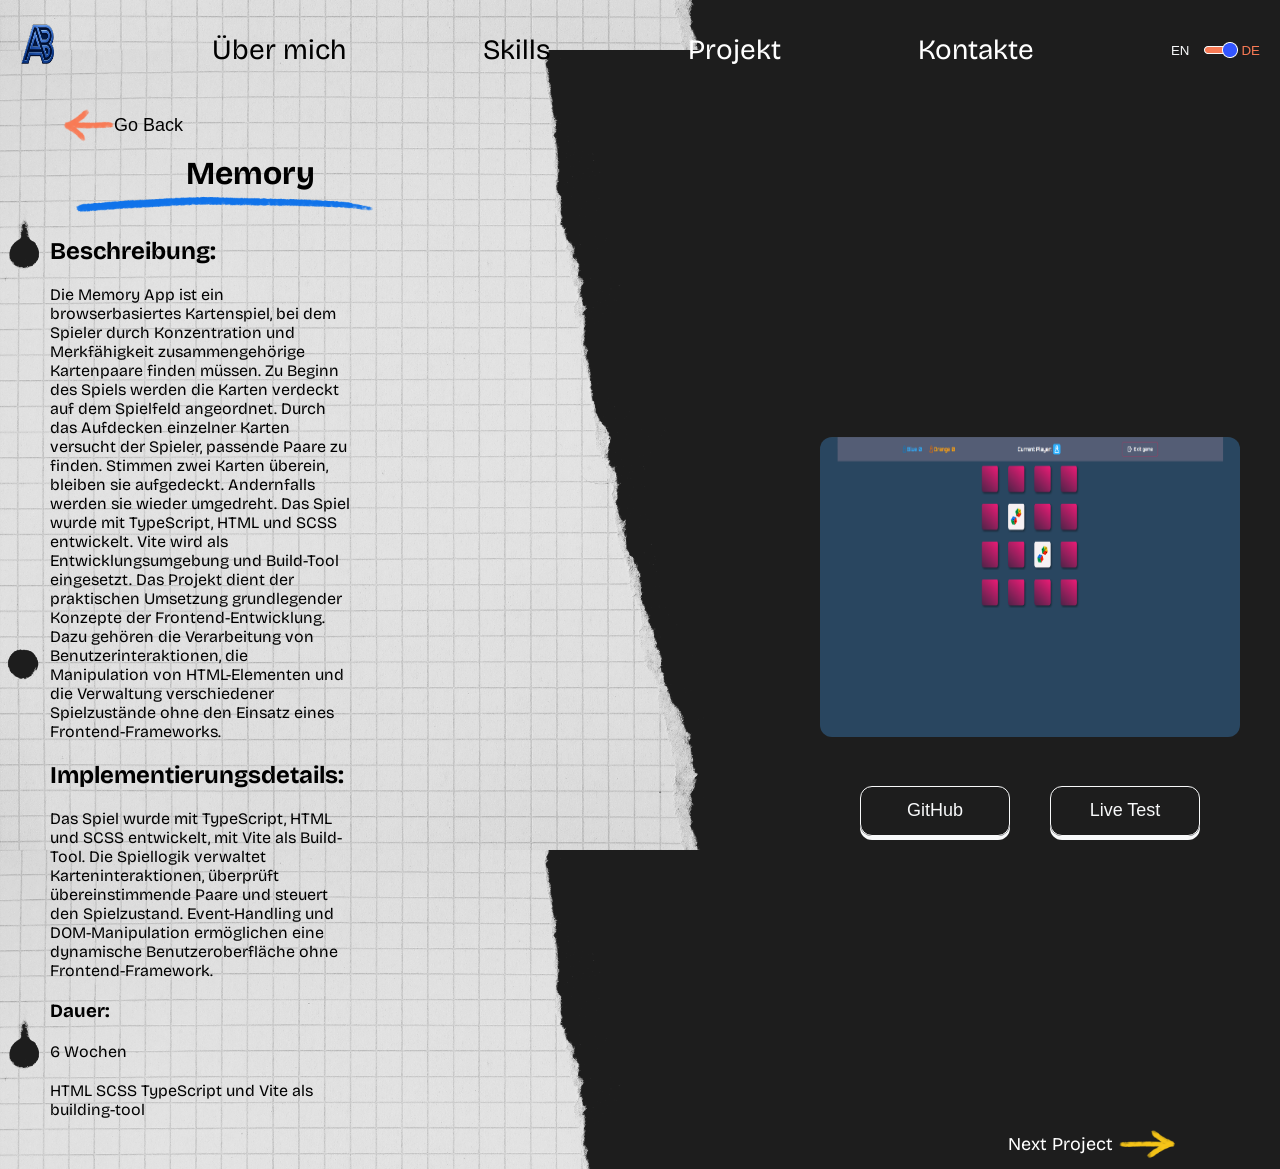
<file: html/project-four.html>
<!DOCTYPE html>
<html lang="en">
<head>
    <meta charset="UTF-8">
    <meta name="viewport" content="width=device-width, initial-scale=1.0">
    <title>Project</title>
    <link rel="icon" type="image/x-icon" href="/Portfolio/assets/img/AB_Logo-black.png">

    <link rel="stylesheet" href="../css/project.css">
    <link rel="stylesheet" href="../css/header-helper.css">
    <link rel="stylesheet" href="../css/lang-helper.css">
    <link rel="stylesheet" href="../css/media-querrys.css">
    <link rel="stylesheet" href="../css/transitions-helper.css">
    <link rel="stylesheet" href="../css/colors.css">

    <link rel="preconnect" href="https://fonts.googleapis.com">
    <link rel="preconnect" href="https://fonts.gstatic.com" crossorigin>
    <link href="https://fonts.googleapis.com/css2?family=Bricolage+Grotesque:opsz,wght@12..96,200..800&family=Kalam:wght@300;400;700&display=swap" rel="stylesheet">

    <script defer src="../js/lang.helper.js"></script>
    <script defer src="../js/toggle.mobile.helper.js"></script>

</head>
<body>
    <div id="menu-overlay"></div>
    <div class="max-content">
        <header>
            <nav>
                <a href="../index.html#heroSection"><img src="../assets/img/AB_Logo.png" alt="Logo" class="logoAB"></a>
                <div>
                    <a class="black-links" href="../index.html#aboutMeSection">
                        <p class="lang-en">About me</p>
                        <p class="lang-de">Über mich</p>
                    </a>
                    <img class="header-hover" src="../assets/img/00_Hand-drawn lines/00_Header/Color option 1/1.png" alt="yellow circle">
                </div>
                
                <div>
                    <a class="black-links skill-nav" href="../index.html#skillSection">
                        <p class="lang-en">Skills</p>
                        <p class="lang-de">Skills</p>
                    </a>
                    <img class="header-hover skill-underline" src="../assets/img/00_Hand-drawn lines/00_Header/Color option 1/2.png" alt=" yellow-line">
                </div>

                <div>
                    <a href="../index.html#projectSection">
                        <p class="lang-en">Project</p>
                        <p class="lang-de">Projekt</p>
                    </a>
                    <img class="header-hover" src="../assets/img/00_Hand-drawn lines/00_Header/Color option 1/4.png" alt="">

                </div>

                <div>
                    <a href="../index.html#contactSection">
                        <p class="lang-en">Contact</p>
                        <p class="lang-de">Kontakte</p>
                    </a>
                    <img class="header-hover" src="../assets/img/00_Hand-drawn lines/00_Header/Color option 1/3.png" alt="yellow line">                
                </div>
                
                <div class="language-container">
                <button class="lang-EN-btn">EN</button>
                <img class="lang-frame-EN" src="../assets/img/00_Hand-drawn lines/00_Header/Color option 1/Toggle.png" alt="">
                <div class="vector-container">
                    <img class="vector-bar" src="../assets/img/07_vectors/Vector-line.png" alt="bar">
                    <img class="vector-bubble" src="../assets/img/07_vectors/Vector-bubble.png" alt="bubble">
                </div>
                <button class="lang-DE-btn">DE</button>
                <img class="lang-frame-DE" src="../assets/img/00_Hand-drawn lines/00_Header/Color option 1/Toggle.png" alt="">
                </div>
            </nav>
        </header>

        <div class="logo-mobile-container">
                <a href="../index.html#heroSection"><img src="../assets/img/AB_Logo.png" alt="Logo" class="logoAB"></a>
                <button id="toggleMobileMenu"><img class="menu-image" src="../assets/img/04_social_icons/01_Menu.png" alt="mobile menu"></button>
        </div>


        <div class="mobile-header">
                <nav class="mobile-nav">
                    <div>
                        <a class="black-links" href="../index.html#aboutMeSection">
                            <p class="lang-en">About me</p>
                            <p class="lang-de">Über mich</p>
                        </a>
                        <img class="header-hover" src="../assets/img/00_Hand-drawn lines/00_Header/Color option 1/1.png" alt="yellow circle">
                    </div>
                    
                    <div>
                        <a class="black-links" href="../index.html#skillSection">
                            <p class="lang-en">Skills</p>
                            <p class="lang-de">Skills</p>
                        </a>
                        <img class="header-hover skill-underline" src="../assets/img/00_Hand-drawn lines/00_Header/Color option 1/2.png" alt=" yellow-line">
                    </div>

                    <div>
                        <a href="../index.html#projectSection">
                            <p class="lang-en">Project</p>
                            <p class="lang-de">Projekt</p>
                        </a>
                        <img class="header-hover" src="../assets/img/00_Hand-drawn lines/00_Header/Color option 1/4.png" alt="">

                    </div>

                    <div>
                        <a href="../index.html#contactSection">
                            <p class="lang-en">Contact</p>
                            <p class="lang-de">Kontakte</p>
                        </a>
                        <img class="header-hover" src="../assets/img/00_Hand-drawn lines/00_Header/Color option 1/3.png" alt="yellow line">                
                    </div>
                    
                    <div class="language-container">
                    <button class="lang-EN-btn">EN</button>
                    <img class="lang-frame-EN" src="../assets/img/00_Hand-drawn lines/00_Header/Color option 1/Toggle.png" alt="">
                    <div class="vector-container">
                        <img class="vector-bar" src="../assets/img/07_vectors/Vector-line.png" alt="bar">
                        <img class="vector-bubble" src="../assets/img/07_vectors/Vector-bubble.png" alt="bubble">
                    </div>
                    <button class="lang-DE-btn">DE</button>
                    <img class="lang-frame-DE" src="../assets/img/00_Hand-drawn lines/00_Header/Color option 1/Toggle.png" alt="">
                    </div>
                </nav>
        </div>

    
        <div class="go-back-container mobile-go-back-disappear">
            <button class="go-back-btn">
                <a  href="../index.html#projectSection"><img class="go-back" src="../assets/img/00_Hand-drawn lines/03_Portfolio/Breadcrumbs/Breadcrumb arrow 1.png" alt=""> Go Back</a>
            </button>
        </div>
        <main>
            <div class="left-hand-side">
                <div class="content">
                    <div class="headline">
                        <h1>Memory</h1>
                        <img class="element-revealHideLeftToRight headline-underline " src="../assets/img/00_Hand-drawn lines/01_About me/Color option 1.png" alt="Pollo Loco Image">
                    </div>
                    <h2 class="lang-en">Description:</h2>
                    <h2 class="lang-de">Beschreibung:</h2>
                    <p class="lang-en">
                        Memory App is a browser-based card matching game that challenges players to find matching pairs using concentration and memory.
                        At the beginning of each game, cards are placed face down on the board. Players reveal cards one at a time, trying to identify matching pairs. Matching cards remain visible, while unmatched cards are flipped back.
                        The game was developed using TypeScript, HTML, and SCSS, with Vite serving as the development environment and build tool. Special attention was given to a clean user interface, intuitive interactions, and responsive layouts.
                        This project demonstrates fundamental frontend development concepts, including handling user interactions, manipulating HTML elements, and managing different game states without relying on a frontend framework. 
                    </p>

                    <p class="lang-de">
                        Die Memory App ist ein browserbasiertes Kartenspiel, bei dem Spieler durch Konzentration und Merkfähigkeit zusammengehörige Kartenpaare finden müssen.
                        Zu Beginn des Spiels werden die Karten verdeckt auf dem Spielfeld angeordnet. Durch das Aufdecken einzelner Karten versucht der Spieler, passende Paare zu finden. Stimmen zwei Karten überein, bleiben sie aufgedeckt. Andernfalls werden sie wieder umgedreht.
                        Das Spiel wurde mit TypeScript, HTML und SCSS entwickelt. Vite wird als Entwicklungsumgebung und Build-Tool eingesetzt.
                        Das Projekt dient der praktischen Umsetzung grundlegender Konzepte der Frontend-Entwicklung. Dazu gehören die Verarbeitung von Benutzerinteraktionen, die Manipulation von HTML-Elementen und die Verwaltung verschiedener Spielzustände ohne den Einsatz eines Frontend-Frameworks.
                    </p>
                    <h2 class="lang-en">Implementation Details:</h2>
                    <h2 class="lang-de">Implementierungsdetails:</h2>
                    <p class="lang-en">
                        The game was developed with TypeScript, HTML, and SCSS, using Vite as the build tool. 
                        The game logic handles card interactions, checks matching pairs, and manages game states. 
                        Event handling and DOM manipulation provide a dynamic user interface without a frontend framework.
                    </p>
                    <p class="lang-de">
                        Das Spiel wurde mit TypeScript, HTML und SCSS entwickelt, mit Vite als Build-Tool. 
                        Die Spiellogik verwaltet Karteninteraktionen, überprüft übereinstimmende Paare und steuert den Spielzustand. 
                        Event-Handling und DOM-Manipulation ermöglichen eine dynamische Benutzeroberfläche ohne Frontend-Framework.
                    </p>
                    <h3 class="lang-en">Duration:</h3>
                    <h3 class="lang-de">Dauer:</h3>
                    <p class="lang-en">6 Weeks</p>
                    <p class="lang-de">6 Wochen</p>

                    <div class="projectFooter">
                        <p class="lang-en">HTML SCSS TypeScript and Vite as building-tool</p>
                        <p class="lang-de">HTML SCSS TypeScript und Vite als building-tool</p>
                    </div>
                </div>
            </div>
            <div class="right-hand-side">
                <img class="project-image" src="../assets/img/08_project_images/Memory.png" alt="ElPolloLoco Image">
                <div class="btn-container">
                    <button>
                        <a target="_blank" href="https://github.com/SandroTec/Memory">GitHub</a>
                    </button>
                    <button>
                        <a target="_blank" href="https://alessandro-bonomo.de/Memory/">Live Test</a>
                    </button>
                </div>
            </div>
        </main>
        <footer>
            <a class="mobile-footer-link" href="../index.html#projectSection"><img class="go-back-arrow" src="../assets/img/00_Hand-drawn lines/03_Portfolio/Breadcrumbs/Breadcrumb arrow 1.png" alt=""> Go Back</a>
            <a href="../html/project-five.html">Next Project<img src="../assets/img/00_Hand-drawn lines/03_Portfolio/Breadcrumbs/Next project arrow 1.png" alt="Next Project Arrow"></a>
        </footer>
    </div>
</body>
</html>
</file>
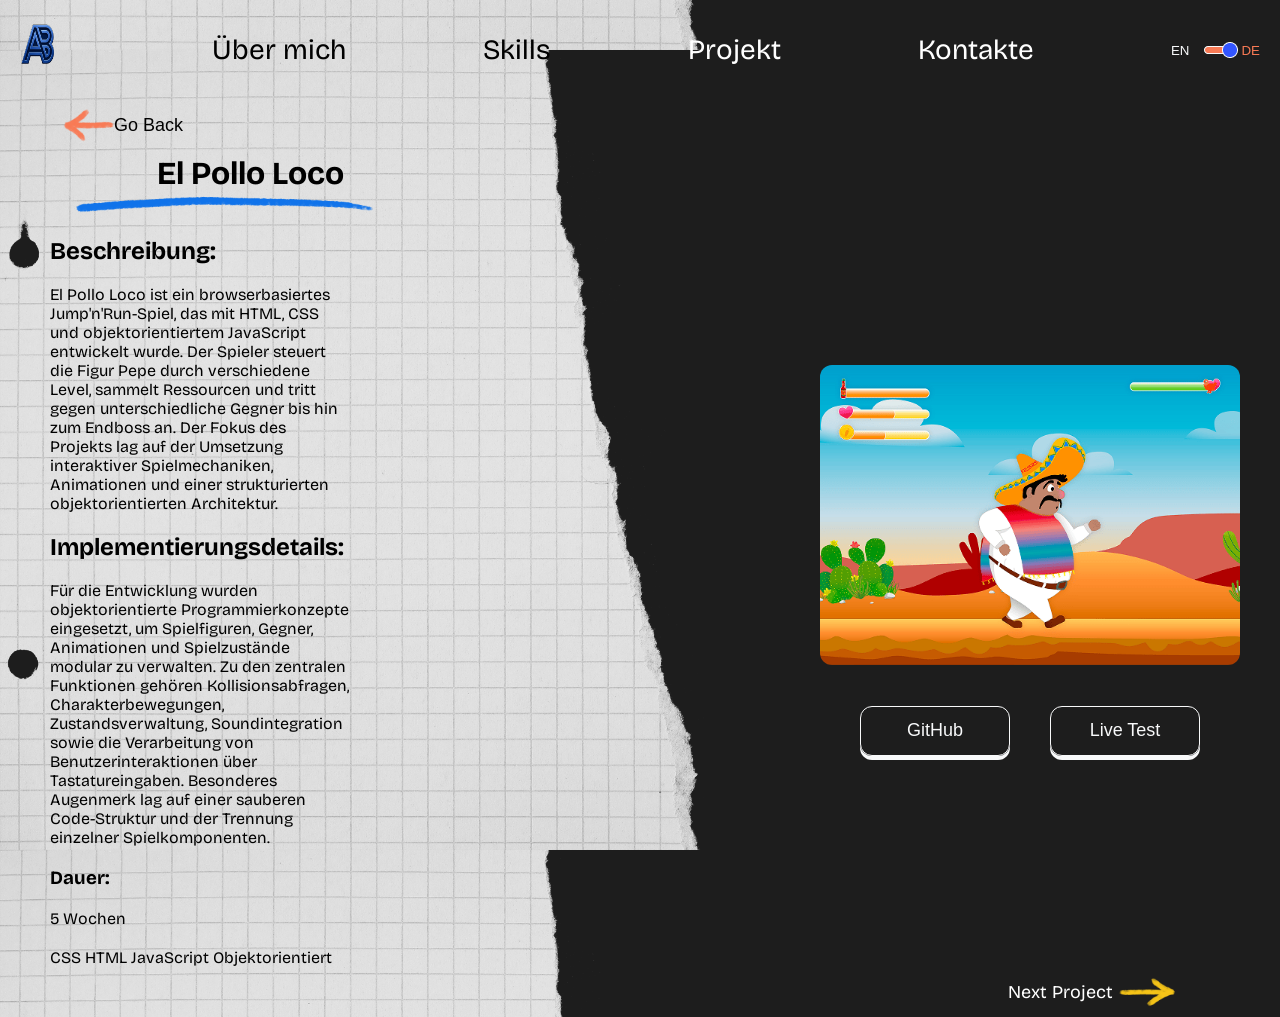
<file: html/project-one.html>
<!DOCTYPE html>
<html lang="en">
<head>
    <meta charset="UTF-8">
    <meta name="viewport" content="width=device-width, initial-scale=1.0">
    <title>Project</title>
    <link rel="icon" type="image/x-icon" href="/Portfolio/assets/img/AB_Logo-black.png">

    <link rel="stylesheet" href="../css/project.css">
    <link rel="stylesheet" href="../css/header-helper.css">
    <link rel="stylesheet" href="../css/lang-helper.css">
    <link rel="stylesheet" href="../css/media-querrys.css">
    <link rel="stylesheet" href="../css/transitions-helper.css">
    <link rel="stylesheet" href="../css/colors.css">

    <link rel="preconnect" href="https://fonts.googleapis.com">
    <link rel="preconnect" href="https://fonts.gstatic.com" crossorigin>
    <link href="https://fonts.googleapis.com/css2?family=Bricolage+Grotesque:opsz,wght@12..96,200..800&family=Kalam:wght@300;400;700&display=swap" rel="stylesheet">

    <script defer src="../js/lang.helper.js"></script>
    <script defer src="../js/toggle.mobile.helper.js"></script>

</head>
<body>
    <div id="menu-overlay"></div>
    <div class="max-content">
        <header>
            <nav>
                <a href="../index.html#heroSection"><img src="../assets/img/AB_Logo.png" alt="Logo" class="logoAB"></a>
                <div>
                    <a class="black-links" href="../index.html#aboutMeSection">
                        <p class="lang-en">About me</p>
                        <p class="lang-de">Über mich</p>
                    </a>
                    <img class="header-hover" src="../assets/img/00_Hand-drawn lines/00_Header/Color option 1/1.png" alt="yellow circle">
                </div>
                
                <div>
                    <a class="black-links skill-nav" href="../index.html#skillSection">
                        <p class="lang-en">Skills</p>
                        <p class="lang-de">Skills</p>
                    </a>
                    <img class="header-hover skill-underline" src="../assets/img/00_Hand-drawn lines/00_Header/Color option 1/2.png" alt=" yellow-line">
                </div>

                <div>
                    <a href="../index.html#projectSection">
                        <p class="lang-en">Project</p>
                        <p class="lang-de">Projekt</p>
                    </a>
                    <img class="header-hover" src="../assets/img/00_Hand-drawn lines/00_Header/Color option 1/4.png" alt="">

                </div>

                <div>
                    <a href="../index.html#contactSection">
                        <p class="lang-en">Contact</p>
                        <p class="lang-de">Kontakte</p>
                    </a>
                    <img class="header-hover" src="../assets/img/00_Hand-drawn lines/00_Header/Color option 1/3.png" alt="yellow line">                
                </div>
                
                <div class="language-container">
                <button class="lang-EN-btn">EN</button>
                <img class="lang-frame-EN" src="../assets/img/00_Hand-drawn lines/00_Header/Color option 1/Toggle.png" alt="">
                <div class="vector-container">
                    <img class="vector-bar" src="../assets/img/07_vectors/Vector-line.png" alt="bar">
                    <img class="vector-bubble" src="../assets/img/07_vectors/Vector-bubble.png" alt="bubble">
                </div>
                <button class="lang-DE-btn">DE</button>
                <img class="lang-frame-DE" src="../assets/img/00_Hand-drawn lines/00_Header/Color option 1/Toggle.png" alt="">
                </div>
            </nav>
        </header>

        <div class="logo-mobile-container">
                <a href="../index.html#heroSection"><img src="../assets/img/AB_Logo.png" alt="Logo" class="logoAB"></a>
                <button id="toggleMobileMenu"><img class="menu-image" src="../assets/img/04_social_icons/01_Menu.png" alt="mobile menu"></button>
        </div>


        <div class="mobile-header">
                <nav class="mobile-nav">
                    <div>
                        <a class="black-links" href="../index.html#aboutMeSection">
                            <p class="lang-en">About me</p>
                            <p class="lang-de">Über mich</p>
                        </a>
                        <img class="header-hover" src="../assets/img/00_Hand-drawn lines/00_Header/Color option 1/1.png" alt="yellow circle">
                    </div>
                    
                    <div>
                        <a class="black-links" href="../index.html#skillSection">
                            <p class="lang-en">Skills</p>
                            <p class="lang-de">Skills</p>
                        </a>
                        <img class="header-hover skill-underline" src="../assets/img/00_Hand-drawn lines/00_Header/Color option 1/2.png" alt=" yellow-line">
                    </div>

                    <div>
                        <a href="../index.html#projectSection">
                            <p class="lang-en">Project</p>
                            <p class="lang-de">Projekt</p>
                        </a>
                        <img class="header-hover" src="../assets/img/00_Hand-drawn lines/00_Header/Color option 1/4.png" alt="">

                    </div>

                    <div>
                        <a href="../index.html#contactSection">
                            <p class="lang-en">Contact</p>
                            <p class="lang-de">Kontakte</p>
                        </a>
                        <img class="header-hover" src="../assets/img/00_Hand-drawn lines/00_Header/Color option 1/3.png" alt="yellow line">                
                    </div>
                    
                    <div class="language-container">
                    <button class="lang-EN-btn">EN</button>
                    <img class="lang-frame-EN" src="../assets/img/00_Hand-drawn lines/00_Header/Color option 1/Toggle.png" alt="">
                    <div class="vector-container">
                        <img class="vector-bar" src="../assets/img/07_vectors/Vector-line.png" alt="bar">
                        <img class="vector-bubble" src="../assets/img/07_vectors/Vector-bubble.png" alt="bubble">
                    </div>
                    <button class="lang-DE-btn">DE</button>
                    <img class="lang-frame-DE" src="../assets/img/00_Hand-drawn lines/00_Header/Color option 1/Toggle.png" alt="">
                    </div>
                </nav>
        </div>

    
        <div class="go-back-container mobile-go-back-disappear">
            <button class="go-back-btn">
                <a  href="../index.html#projectSection"><img class="go-back" src="../assets/img/00_Hand-drawn lines/03_Portfolio/Breadcrumbs/Breadcrumb arrow 1.png" alt=""> Go Back</a>
            </button>
        </div>
        <main>
            <div class="left-hand-side">
                <div class="content">
                    <div class="headline">
                        <h1>El Pollo Loco</h1>
                        <img class="element-revealHideLeftToRight headline-underline " src="../assets/img/00_Hand-drawn lines/01_About me/Color option 1.png" alt="Pollo Loco Image">
                    </div>
                    <h2 class="lang-en">Description:</h2>
                    <h2 class="lang-de">Beschreibung:</h2>
                    <p class="lang-en">
                        El Pollo Loco is a browser-based platform game developed using HTML, 
                        CSS and object-oriented JavaScript.
                        The player controls the character Pepe through various levels, 
                        collects resources and battles various enemies, culminating in the final boss. 
                        The focus of the project was on implementing interactive game mechanics, 
                        animations and a structured object-oriented architecture. 
                    </p>

                    <p class="lang-de">
                        El Pollo Loco ist ein browserbasiertes Jump'n'Run-Spiel, das mit HTML, 
                        CSS und objektorientiertem JavaScript entwickelt wurde.
                        Der Spieler steuert die Figur Pepe durch verschiedene Level, 
                        sammelt Ressourcen und tritt gegen unterschiedliche Gegner bis hin zum Endboss an. 
                        Der Fokus des Projekts lag auf der Umsetzung interaktiver Spielmechaniken, 
                        Animationen und einer strukturierten objektorientierten Architektur.  
                    </p>
                    <h2 class="lang-en">Implementation Details:</h2>
                    <h2 class="lang-de">Implementierungsdetails:</h2>
                    <p class="lang-en">
                        Object-oriented programming concepts were used in the development to manage characters, enemies, 
                        animations and game states in a modular way. Key functions include collision detection, 
                        character movement, state management, sound integration and the processing of user interactions via keyboard input. 
                        Particular attention was paid to a clean code structure and the separation of individual game components.
                    </p>
                    <p class="lang-de">
                        Für die Entwicklung wurden objektorientierte Programmierkonzepte eingesetzt, um Spielfiguren, Gegner, 
                        Animationen und Spielzustände modular zu verwalten. Zu den zentralen Funktionen gehören Kollisionsabfragen, 
                        Charakterbewegungen, Zustandsverwaltung, Soundintegration sowie die Verarbeitung von Benutzerinteraktionen über Tastatureingaben. 
                        Besonderes Augenmerk lag auf einer sauberen Code-Struktur und der Trennung einzelner Spielkomponenten.
                    </p>
                    <h3 class="lang-en">Duration:</h3>
                    <h3 class="lang-de">Dauer:</h3>
                    <p class="lang-en">5 Weeks</p>
                    <p class="lang-de">5 Wochen</p>

                    <div class="projectFooter">
                        <p class="lang-en">CSS HTML JavaScript Object-oriented</p>
                        <p class="lang-de">CSS HTML JavaScript Objektorientiert</p>
                    </div>
                </div>
            </div>
            <div class="right-hand-side">
                <img class="project-image" src="../assets/img/08_project_images/Pollo.png" alt="ElPolloLoco Image">
                <div class="btn-container">
                    <button>
                        <a target="_blank" href="https://github.com/SandroTec/El-Pollo-Loco---Jum-n-run-game">GitHub</a>
                    </button>
                    <button>
                        <a target="_blank" href="https://alessandro-bonomo.developerakademie.net/El%20Pollo%20Loco/index.html">Live Test</a>
                    </button>
                </div>
            </div>
        </main>
        <footer>
            <a class="mobile-footer-link" href="../index.html#projectSection"><img class="go-back-arrow" src="../assets/img/00_Hand-drawn lines/03_Portfolio/Breadcrumbs/Breadcrumb arrow 1.png" alt=""> Go Back</a>
            <a href="../html/project-two.html">Next Project<img src="../assets/img/00_Hand-drawn lines/03_Portfolio/Breadcrumbs/Next project arrow 1.png" alt="Next Project Arrow"></a>
        </footer>
    </div>
</body>
</html>
</file>
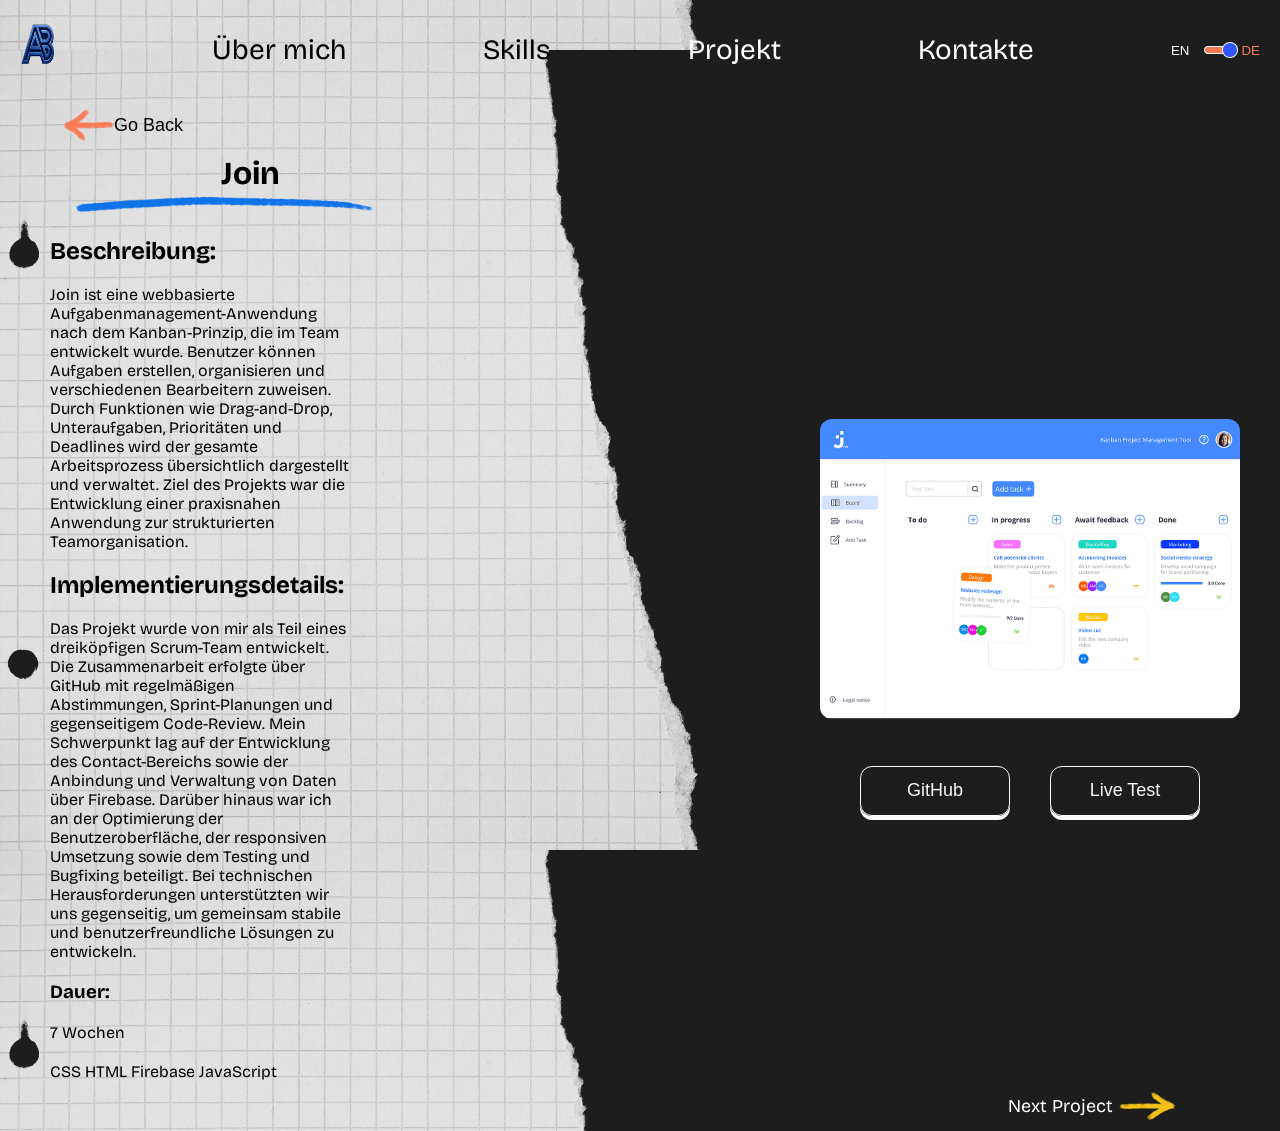
<file: html/project-two.html>
<!DOCTYPE html>
<html lang="en">
<head>
    <meta charset="UTF-8">
    <meta name="viewport" content="width=device-width, initial-scale=1.0">
    <title>Project</title>
    <link rel="icon" type="image/x-icon" href="/Portfolio/assets/img/AB_Logo-black.png">
    
    <link rel="stylesheet" href="../css/project.css">
    <link rel="stylesheet" href="../css/header-helper.css">
    <link rel="stylesheet" href="../css/lang-helper.css">
    <link rel="stylesheet" href="../css/media-querrys.css">
    <link rel="stylesheet" href="../css/colors.css">
    <link rel="stylesheet" href="../css/transitions-helper.css">

    <link rel="preconnect" href="https://fonts.googleapis.com">
    <link rel="preconnect" href="https://fonts.gstatic.com" crossorigin>
    <link href="https://fonts.googleapis.com/css2?family=Bricolage+Grotesque:opsz,wght@12..96,200..800&family=Gravitas+One&family=Josefin+Sans:ital,wght@0,100..700;1,100..700&family=Raleway:wght@500&display=swap" rel="stylesheet">

    <script defer src="../js/lang.helper.js"></script>
    <script defer src="../js/toggle.mobile.helper.js"></script>

</head>
<body>
    <div id="menu-overlay"></div>
    <div class="max-content">
        <header>
            <nav>
                <a href="../index.html#heroSection"><img src="../assets/img/AB_Logo.png" alt="Logo" class="logoAB"></a>
                <div>
                    <a class="black-links" href="../index.html#aboutMeSection">
                        <p class="lang-en">About me</p>
                        <p class="lang-de">Über mich</p>
                    </a>
                    <img class="header-hover" src="../assets/img/00_Hand-drawn lines/00_Header/Color option 1/1.png" alt="yellow circle">
                </div>
                
                <div>
                    <a class="black-links skill-nav" href="../index.html#skillSection">
                        <p class="lang-en">Skills</p>
                        <p class="lang-de">Skills</p>
                    </a>
                    <img class="header-hover skill-underline" src="../assets/img/00_Hand-drawn lines/00_Header/Color option 1/2.png" alt=" yellow-line">
                </div>

                <div>
                    <a href="../index.html#projectSection">
                        <p class="lang-en">Project</p>
                        <p class="lang-de">Projekt</p>
                    </a>
                    <img class="header-hover" src="../assets/img/00_Hand-drawn lines/00_Header/Color option 1/4.png" alt="">

                </div>

                <div>
                    <a href="../index.html#contactSection">
                        <p class="lang-en">Contact</p>
                        <p class="lang-de">Kontakte</p>
                    </a>
                    <img class="header-hover" src="../assets/img/00_Hand-drawn lines/00_Header/Color option 1/3.png" alt="yellow line">                
                </div>
                
                <div class="language-container">
                <button class="lang-EN-btn">EN</button>
                <img class="lang-frame-EN" src="../assets/img/00_Hand-drawn lines/00_Header/Color option 1/Toggle.png" alt="">
                <div class="vector-container">
                    <img class="vector-bar" src="../assets/img/07_vectors/Vector-line.png" alt="bar">
                    <img class="vector-bubble" src="../assets/img/07_vectors/Vector-bubble.png" alt="bubble">
                </div>
                <button class="lang-DE-btn">DE</button>
                <img class="lang-frame-DE" src="../assets/img/00_Hand-drawn lines/00_Header/Color option 1/Toggle.png" alt="">
                </div>
            </nav>
        </header>

        <div class="logo-mobile-container">
                <a href="../index.html#heroSection"><img src="../assets/img/AB_Logo.png" alt="Logo" class="logoAB"></a>
                <button id="toggleMobileMenu"><img class="menu-image" src="../assets/img/04_social_icons/01_Menu.png" alt="mobile menu"></button>
        </div>


        <div class="mobile-header">
                <nav class="mobile-nav">
                    <div>
                        <a class="black-links" href="../index.html#aboutMeSection">
                            <p class="lang-en">About me</p>
                            <p class="lang-de">Über mich</p>
                        </a>
                        <img class="header-hover" src="../assets/img/00_Hand-drawn lines/00_Header/Color option 1/1.png" alt="yellow circle">
                    </div>
                    
                    <div>
                        <a class="black-links" href="../index.html#skillSection">
                            <p class="lang-en">Skills</p>
                            <p class="lang-de">Skills</p>
                        </a>
                        <img class="header-hover skill-underline" src="../assets/img/00_Hand-drawn lines/00_Header/Color option 1/2.png" alt=" yellow-line">
                    </div>

                    <div>
                        <a href="../index.html#projectSection">
                            <p class="lang-en">Project</p>
                            <p class="lang-de">Projekt</p>
                        </a>
                        <img class="header-hover" src="../assets/img/00_Hand-drawn lines/00_Header/Color option 1/4.png" alt="">

                    </div>

                    <div>
                        <a href="../index.html#contactSection">
                            <p class="lang-en">Contact</p>
                            <p class="lang-de">Kontakte</p>
                        </a>
                        <img class="header-hover" src="../assets/img/00_Hand-drawn lines/00_Header/Color option 1/3.png" alt="yellow line">                
                    </div>
                    
                    <div class="language-container">
                    <button class="lang-EN-btn">EN</button>
                    <img class="lang-frame-EN" src="../assets/img/00_Hand-drawn lines/00_Header/Color option 1/Toggle.png" alt="">
                    <div class="vector-container">
                        <img class="vector-bar" src="../assets/img/07_vectors/Vector-line.png" alt="bar">
                        <img class="vector-bubble" src="../assets/img/07_vectors/Vector-bubble.png" alt="bubble">
                    </div>
                    <button class="lang-DE-btn">DE</button>
                    <img class="lang-frame-DE" src="../assets/img/00_Hand-drawn lines/00_Header/Color option 1/Toggle.png" alt="">
                    </div>
                </nav>
        </div>

        <div class="go-back-container mobile-go-back-disappear">
            <button class="go-back-btn">
                <a  href="../index.html#projectSection"><img class="go-back" src="../assets/img/00_Hand-drawn lines/03_Portfolio/Breadcrumbs/Breadcrumb arrow 1.png" alt=""> Go Back</a>
            </button>
        </div>

        
        <main>
            <div class="left-hand-side">
                <div class="content">
                    <div class="headline">
                        <h1>Join</h1>
                        <img class="element-revealHideLeftToRight headline-underline " src="../assets/img/00_Hand-drawn lines/01_About me/Color option 1.png" alt="Pollo Loco Image">
                    </div>
                    <h2 class="lang-en">Description:</h2>
                    <h2 class="lang-de">Beschreibung:</h2>
                    <p class="lang-en">
                       Join is a web-based task management application inspired by the Kanban methodology and developed as a team project.
                        Users can create, organize and assign tasks to team members. 
                        Features such as drag-and-drop, subtasks, priorities and deadlines provide a structured overview of ongoing work processes. 
                        The goal of the project was to build a practical solution for collaborative task management.
                    </p>
                    <p class="lang-de">
                        Join ist eine webbasierte Aufgabenmanagement-Anwendung nach dem Kanban-Prinzip, die im Team entwickelt wurde.
                        Benutzer können Aufgaben erstellen, organisieren und verschiedenen Bearbeitern zuweisen. 
                        Durch Funktionen wie Drag-and-Drop, Unteraufgaben, Prioritäten und Deadlines wird der gesamte Arbeitsprozess übersichtlich dargestellt und verwaltet. 
                        Ziel des Projekts war die Entwicklung einer praxisnahen Anwendung zur strukturierten Teamorganisation.
                    </p>
                    <h2 class="lang-en">Implementation Details:</h2>
                    <h2 class="lang-de">Implementierungsdetails:</h2>
                    <p class="lang-en">
                        The project was developed by me as a part of a three-person Scrum team using GitHub for collaboration and version control.
                        My main responsibility was the development of the contacts section and the integration of Firebase 
                        for data management and persistence. In addition, I contributed to UI/UX improvements, 
                        responsive design implementation, testing and bug fixing. Whenever technical challenges arose, 
                        we collaborated closely to find efficient and reliable solutions.
                    </p>
                    <p class="lang-de">
                        Das Projekt wurde von mir als Teil eines dreiköpfigen Scrum-Team entwickelt. 
                        Die Zusammenarbeit erfolgte über GitHub mit regelmäßigen Abstimmungen, Sprint-Planungen und gegenseitigem Code-Review.
                        Mein Schwerpunkt lag auf der Entwicklung des Contact-Bereichs sowie der Anbindung und Verwaltung von Daten über Firebase. 
                        Darüber hinaus war ich an der Optimierung der Benutzeroberfläche, der responsiven Umsetzung sowie dem Testing und Bugfixing beteiligt. Bei technischen Herausforderungen unterstützten wir uns gegenseitig, um gemeinsam stabile und benutzerfreundliche Lösungen zu entwickeln.
                    </p>
                    <h3 class="lang-en">Duration:</h3>
                    <h3 class="lang-de">Dauer:</h3>
                    <p class="lang-en">7 Weeks</p>
                    <p class="lang-de">7 Wochen</p>
                    <div class="projectFooter">
                        <p>CSS HTML Firebase JavaScript</p>
                    </div>
                </div>
            </div>

            <div class="right-hand-side">
                <img class="project-image" src="../assets/img/08_project_images/join.png" alt="Join Image">
                <div class="btn-container">
                    <button><a target="_blank" href="https://github.com/SandroTec/Join-Gruppenarbeit">GitHub</a></button>
                    <button><a target="_blank" href="https://join-2497.developerakademie.net/index.html">Live Test</a></button>
                </div>
            </div>
        </main>
        <footer>
            <a class="mobile-footer-link" href="../index.html#projectSection"><img class="go-back-arrow" src="../assets/img/00_Hand-drawn lines/03_Portfolio/Breadcrumbs/Breadcrumb arrow 1.png" alt=""> Go Back</a>
            <a href="../html/project-three.html">Next Project <img src="../assets/img/00_Hand-drawn lines/03_Portfolio/Breadcrumbs/Next project arrow 1.png" alt="Next Project Arrow"></a>
        </footer>
    </div>
</body>
</html>
</file>
<file: css/header-helper.css>
header {
    display: flex;
    align-items: center;
    justify-content: center;
    width: 100%;
}

.menu-image {
    width: 30px;
    height: 30px;
}

.mobile-header {
    display: none;
    opacity: 0;
    z-index: 16;
}
.header-logo {
    position: relative ;
    z-index: 20;
    
}

.header-logo:hover {
    
    margin-top: 18px;
}

#menu-overlay {
    position: fixed;
    inset: 0;
    background: rgba(0, 0, 0, 0.45); 
    opacity: 0;
    visibility: hidden;
    transition: opacity 0.3s ease;
    z-index: 15;
}

#menu-overlay.active {
    opacity: 1;
    visibility: visible;
}

nav {
    display: flex;
    justify-content: space-between;
    align-items: center;
    width: 100%;
    height: 100px;
}

nav a {
    color: white;
    text-decoration: none;
    font-size: 28px;
    position: relative;
}

.black-links {
    color: black;
}

nav > div {
    position: relative;
    display: flex;
}

.header-hover {
    position: absolute;
    width: 170px;
    margin-top: -12px;
    margin-left: -25px;
    opacity: 0; 
    transition: opacity 0.2s ease; 
    pointer-events: none; 
}

.circle-hover {
    margin-left: -18px;
    margin-top: -14px;
}

.skill-underline {
    margin-top: -25px;
    margin-left: -40px;
    width: 150px;
}

nav div:hover .header-hover {
    opacity: 1;
}

.logoAB {
    width: 75px;
    height: 75px;
}

.logoAB {
  &:hover {
    content: url('../assets/img/AB_Logo-yellow.png');
  }
}

.language-container {
    display: flex;
    align-items: center;
    justify-content: center;
    padding-right: 20px;

}

.vector-container {
    display: flex;
    align-items: center;
    justify-content: center;
    margin: 5px;
    margin-left: 15px;
}

.language-container button {
    background-color: transparent;
    cursor: pointer;
    padding-block: 0;
    padding-inline: 0;
    border-width: 0;

}

.lang-EN-btn {
    color: rgb(248,122,85);
    position: relative;
}

.lang-DE-btn {
    color: white;
    position: relative;
}

.vector-bar {
    position: relative;
}

.vector-bubble {
    position: absolute;
    margin-left: -35px;
}

.lang-frame-EN {
    width: 35px;
    height: 35px;
    position: absolute;
    margin-left: -75px;
    margin-top: 1px;
    opacity: 0;
    transition: opacity 0.2s ease;
    pointer-events: none;
}

.lang-EN-btn:hover + .lang-frame-EN {
    opacity: 1;
}

.lang-frame-DE {
    width: 35px;
    height: 35px;
    position: absolute;
    margin-left: 78px;
    margin-top: 1px;
    opacity: 0;
    transition: opacity 0.2s ease;
    pointer-events: none;
}

.lang-DE-btn:hover + .lang-frame-DE {
    opacity: 1;
}

.logo-mobile-container {
    display: none;
}

.mobile-nav {
    display: flex;
    flex-direction: column;
    justify-content: space-evenly;
    height: 90%;
}

#toggleMobileMenu {
    background-color: black;
}

@media (max-width: 950px) {
    .logoABhover {
        margin-top: 11px;
    }
}
</file>
<file: css/legal-notice.css>
* {
    margin: 0;
    padding: 0;
    box-sizing: border-box;
    scroll-behavior: smooth;
}

body {
    font-family: 'Bricolage Grotesque', sans-serif;
    width: 100%;
    min-height: 100vh;
}

.header-bg{
    background-image: url('../assets/img/01_Background/Img-Original-Size/Skills\ BG.png');
    background-size: cover;
    background-position: center;

    background-repeat: no-repeat;
    width: 100%;
    height: auto;
    height: 30vh;
    
}

nav {
    width: 100%;
    max-width: 1440px;
    height: 100%;
    display: flex;
    align-items: flex-start;
    justify-content: space-between; 
    padding-top: 60px;
    padding-inline: 20px;         
    box-sizing: border-box;
}

.align-text-center {
    padding: 0 30px 100px 30px; 
    gap: 10px;
}

h1 {
    color: var(--prime-color-white);
    font-size: 46px !important;
    padding-bottom: 100px;
    margin-top: -60px;
}

footer {
    display: flex;
    justify-content: center;
    align-items: flex-end;
    padding: 50px 20px;
}

footer div a{
    color: var(--prime-color-black) !important;
}

.black-icon {
    filter: invert(1) !important;
}



.copyright-container {
    padding-left: 90px;
    padding-top: 70px;
}

.footer-left-side p {
    color: black;
}

.align-text-center {
    width: 100%;
    display: flex;
    flex-direction: column;
    align-items: flex-start;
    text-align: left;
    margin-top: -40px;
  
}

.max-content {
    max-width: 1440px;
    width: 100%;
    margin: 0 auto;       
    display: flex;
    flex-direction: column;
    align-items: flex-start !important; 
    height: 100%;
    text-align: left !important;  
}

.dark-version {
  filter: invert(1); 
}

.logo-copyright-container {
    color: var(--prime-color-black) !important;
}

.logo-copyright-container p {
    display: flex;
    align-items: center;
}

ul {
    padding-left: 20px;
}

@media (max-width: 1150px) {
    .align-text-center {
        margin-top: -90px;
    }

    h1 {
        font-size: 32px !important;
        padding-bottom: 200px
    }
}

@media (max-width: 950px) {
    .header-nav {
        display: none;
    }

    .mobile-nav {
        top: 0;
        align-items: center;
    }

    main {
        padding: 20px;
    }

    h1 {
        font-size: 32px !important;
        margin-top: -220px;
        padding-bottom: 200px
    }

    .align-text-center {
        margin-top: 90px;
        padding-right: 25px;
        width: 100%;
    }

    .footer-left-side {
        padding: 0 !important;
    }

    .mobile-logo-copyright-container {
        padding: 0 !important;
    }
    
    
}

@media (max-width: 550px) {
    h1 {
        font-size: 28px !important;
        margin-top: -210px;
        word-break: break-all;
    }
    

    h2 {
        font-size: 24px !important;
    }
}
</file>
<file: css/footer-helper.css>
.contact-section-footer-links {
    width: 100%;
    display: flex;
    flex-direction: column;
    justify-content: space-evenly;
    align-items: center;
    margin-top: 10%;
    gap: 40px;
}

.contact-section-footer-links a {
    text-decoration: none;
    color: var(--prime-color-white);
    width: fit-content;
    height: 40px;
    opacity: 1;
    gap: 10px;
    padding-top: 12px;
    padding-bottom: 12px;
    border-radius: 100px;
    display: flex;
    justify-content: flex-start;
    align-items: center;
}

.footer-left-side {
    margin-top: -100px;
}

.footer-hover {
    position: absolute;
    width: 150px;
    margin-top: -50px;
    opacity: 0; 
    transition: opacity 0.2s ease; 
    pointer-events: none; 
}

.legal-notice:hover + .footer-hover {
    opacity: 1;
}

.mobile-legal-notice:hover + .footer-hover {
    opacity: 1;
}

.background-color:hover {
    background-color: var(--highlight-color-blue);
}

.mobile-footer {
    display: none;
    flex-direction: column;
    align-items: center;
    width: 100%;
}

.mobile-social-links {
    display: flex;
    justify-content: space-evenly;
}

.mobile-legal-notice {
    display: flex;
    justify-content: flex-end;
    margin-right: 20px;
    width: 100%;
}

.logo-copyright-container {
    color: var(--prime-color-white);
    display: flex;
    flex-direction: column;
    justify-content: flex-end;
    align-items: flex-start;
    margin-top: -100px;
}

.mobile-logo-copyright-container {
    color: var(--prime-color-white);
}

.social-footer-links {
    width: 100%;
    display: flex;
    justify-content: space-between;
    padding: 0 20px;
}

.privacy-notice-container {
    display: flex;
    margin-top: 40px;
    gap: 20px;
}

.icon-bg-color {
    background-color: white;
    border-radius: 100px;
}


.logo-copyright-container  p {
    align-items: center;
    gap: 18px;
}

.mobile-logo-copyright-container  p {
    display: flex;
    align-items: center;
    gap: 2px;
}


@media (max-width: 950px) {
    .footer-left-side {
        padding: 12px 20px;
        margin-top: 0;
    }
}

@media (max-width: 600px) {
    .footer-left-side {
        margin-left: 0;
        padding: 0;
        width: 100%;
        display: flex;
        justify-content: space-between;
    }

    .legal-notice + .footer-hover {
        width: 120px;
        margin-top: -40px !important;
        margin-right: -50px;
    }

    
    .mobile-logo-copyright-container p {
        width: 100%;
        justify-content: flex-end;
    }
}

@media (max-width: 400px) {
    .legal-notice + .footer-hover {
        width: 80px;
        margin-top: -25px !important;
        margin-right: -20px;
    }
}
</file>
<file: css/colors.css>
:root {
    --prime-color-white: #F8F9FA;
    --prime-color-black: #0E1013;
    --highlight-color-yellow: #F7C518;
    --highlight-color-blue: #3355FF;
    --highlight-color-red: #F87A55;
}
</file>
<file: css/transitions-helper.css>
.transitionImage {
    opacity: 0;
    animation: showHide 3s infinite;
}

.element {
    animation-duration: 3s;
    animation-iteration-count: infinite;
}

/* Links → Rechts */
.left-to-right {
    animation-name: revealLeftToRight;
}

/* Rechts → Links */
.right-to-left {
    animation-name: revealRightToLeft;
}

@keyframes revealLeftToRight {
    0% {
        clip-path: inset(0 100% 0 0);
    }

    40% {
        clip-path: inset(0 0 0 0);
    }

    100% {
        clip-path: inset(0 0 0 0);
    }
}

@keyframes revealRightToLeft {
    0% {
        clip-path: inset(0 0 0 100%);
    }

    40% {
        clip-path: inset(0 0 0 0);
    }

    100% {
        clip-path: inset(0 0 0 0);
    }
}

@keyframes showHide {
    0% {
        opacity: 1;
    }
    40% {
        opacity: 1;
    }
    41% {
        opacity: 0;
    }
    100% {
        opacity: 0;
    }
}

.element-revealHideLeftToRight {
    animation: revealHideLeftToRight 6s infinite;
}

@keyframes revealHideLeftToRight {
    0% {
        clip-path: inset(0 100% 0 0);
    }
    25% {
        clip-path: inset(0 0 0 0);
    }
    75% {
        clip-path: inset(0 0 0 0);
    }
    100% {
        clip-path: inset(0 100% 0 0);
    }
}

.element-revealHideRightToLeft {
    animation: revealHideRightToLeft 6s infinite;
}

@keyframes revealHideRightToLeft{
    0% {
        clip-path: inset(0 0 0 100%);
    }
    25% {
        clip-path: inset(0 0 0 0);
    }
    75% {
        clip-path: inset(0 0 0 0);
    }
    100% {
        clip-path: inset(0 0 0 100%);
    }
}

.element-revealHideTopToBottom {
    animation: revealHideTopToBottom 6s infinite;
}

@keyframes revealHideTopToBottom {
    0% {
        clip-path: inset(0 0 100% 0);
    }
    25% {
        clip-path: inset(0 0 0 0);
    }
    /* 75%: Es bleibt voll sichtbar */
    75% {
        clip-path: inset(0 0 0 0);
    }
    100% {
        clip-path: inset(0 0 100% 0);
    }
}




.rolling-link {
  position: relative;
  display: inline-block;
  font-family: Arial, sans-serif;
  font-size: 24px;
  text-decoration: none;
  padding: 10px 10px;
  overflow: visible; 
  width: 200px; 
}

.rolling-link .icon {
  position: absolute;
  left: 0;
  top: -25px; 
  opacity: 0;
  transition: transform 0.6s ease-in-out, opacity 0.3s ease-in-out;
  transform: translateX(0px) translateY(0px) rotate(180deg); 
  pointer-events: none;
}

.rolling-link:hover .icon {
    transform: translateX(50px) translateY(0px) rotate(360deg); 
    opacity: 1;
}

.rolling-link-wave-icon {
    position: relative;
    display: inline-block;
    font-family: Arial, sans-serif;
    font-size: 24px;
    text-decoration: none;
    padding: 20px 0;
    overflow: visible; 
    width: 200px; 
}

.rolling-link-wave-icon .icon {
    position: absolute;
    left: 0;
    top: -20px; 
    opacity: 0;
    transition: transform 0.7s ease-in-out, opacity 0.5s ease-in-out;
    transform: translateX(15px) translateY(0px) rotate(180deg); 
    pointer-events: none;
}

.rolling-link-wave-icon:hover .icon {
    transform: translateX(180px) translateY(0px) rotate(360deg); 
    opacity: 1;
}

.moving-image {  
  animation: moving 3s ease-in-out infinite;
}

@keyframes moving {
  0% {
    transform: translateY(-20px);
  }
  50% {
    transform: translateY(50px); 
  }
  100% {
    transform: translateY(-20px); 
  }
}


@media (max-width: 950px) {
  .rolling-link .icon {
    position: absolute;
    left: 0;
    top: -25px; 
    opacity: 0;
    transition: transform 0.6s ease-in-out, opacity 0.3s ease-in-out;
    transform: translateX(0px) translateY(0px) rotate(180deg); 
    height: 32px;
    width: 32px;
  }

  .rolling-link {
    overflow: visible !important; 
    margin-top: 25px; 
    padding: 5px 10px !important;
  }

  .rolling-link:hover .icon {
    transform: translateX(55px) translateY(0px) rotate(360deg); 
    opacity: 1;
  }
}



@media (max-width: 400px) {
    .rolling-link:hover .icon {
        transform: translateX(25px) translateY(0px) rotate(360deg) !important; 
        opacity: 1;
    }

    .contact-section-footer-links .text {
        font-size: 20px !important;
    }
}
</file>
<file: css/media-querrys.css>
.max-content {
    max-width: 1440px;
    width: 100%;
    display: flex;
    flex-direction: column;
    align-items: center;
    height: auto;
}

@media (min-width: 1740px) {
    .sticker-three {
        margin-left: 600px;
    }
}

@media (max-width: 1150px) {
    section {
        display: flex;
        flex-direction: column !important;
        position: relative;
        height: max-content !important;
        padding: 50px 20px 150px 20px;
        min-height: auto;
    }

    h1 {
        font-size: 86px;
    }

    .about-me-text-container {
        width: 100%;
        margin-right: 0;
    }

    .locations-container {
        width: 90%;
    }

    .locations-container {
        display: flex;
        flex-direction: column-reverse !important;
        align-items: center;
        justify-content: space-evenly;
        height: 100%;
    }

    h2 {
        font-size: 32px;
    }
    

    .info-container {
        width: 50%;
        gap: 10px;
    }


    .project-firstRow {
        display: flex;
        flex-direction: column !important;
        align-items: center;
    }

    .first-project, .second-project, .third-project, .fourth-project, .fivth-project {
                display: flex;
                flex-direction: column;
                align-items: center;
    }


    .project-secondRow {
        display: flex;
        flex-direction: column !important;
        align-items: center;
    }
    
    .project-third-row {
        display: flex;
        flex-direction: column !important;
        align-items: center;
    }

    .contact-context {
        display: flex;
        flex-direction: column !important;
        align-items: center;
    }

    .yellow-arrow {
        display: none;
    }

    .yellow-arrow-mobile {
        display: flex;
        height: 30px;
        width: 250px;
    }

    .footer-hover {
        width: 130px;
        margin-left: 0px;
    }

    .circle-headline-de {
    width: 280px;
    height: 55px;
    position: absolute;
    margin-top: -5px;
    margin-right: -30px;
}

}

@media (max-width: 950px) {
    body {
        gap: 10%;
    }

    header {
        display: none;
    }

    

    .logo-mobile-container {
        width: 100%;
        display: flex;
        justify-content: space-between;
        background: transparent;
        z-index: 15;
    }

    .logo-mobile-container button {
        position: absolute;
        top: 0;
        z-index: 15;
        
        right: 0;
    }

    .logo-mobile-container a {
        position: absolute;
        top: 0;
        z-index: 15;
        left: 0;
    }

    .mobile-header {
        width: 100%;
        height: 600px;
        background-image: url('../assets/img/01_Background/Img-Original-Size/12\ Isolated\ Paper\ Rips\ copia.png');
        background-size: cover;
        background-repeat: repeat-x;
        display: none;
        flex-direction: column;
        position: fixed;
        top: 0;
        padding-bottom: 50px;
        opacity: 1;
    }

    .mobile-hover {
        position: absolute;
        width: 120px;
        height: 50px;
        margin-top: -12px;
        margin-left: -15px;
        opacity: 0; 
        transition: opacity 0.2s ease; 
        pointer-events: none; 
    }

    nav div:hover .mobile-hover {
        opacity: 1; 
    }

    .language-container {
        padding: 0;
    }
    
    .ab-hover {
        width: 160px;
    }

    .mobile-nav {
        width: 100%;
        height: 100%;
        display: flex;
        flex-direction: column;
        justify-content: space-evenly;
        padding: 70px 0;
        gap: 20px;
    }

    .hero-information-container {
        gap: 30px;
    }

    .img-and-text {
        width: 100%;
        display: flex;
        flex-direction: column;
        align-items: center;
    }

    h1 {
        font-size: 66px;
        min-width: 2.4em;

    }

    .social-links-container {
        display: none;
        margin-top: 80px;
    }

    .headline-underline {
        width: 280px;
        margin: 0;
    }

    .design-element {
        display: flex;
        flex-direction: column;
        align-items: center;
        justify-content: center;
    }

    

    .polaroid-container {
        display: none;
    }

    .mobile-polaroid-container {
        display: flex;
        justify-content: center;
        padding-bottom: 200px;
    }

    .locations-left-side img {
        margin: 0;
    }

    .paper {
        width: 280px;
        height: 100px;
    }

    .yellow-wrapper {
        transform: rotate(-4deg);
    }

    .blue-wrapper {
        margin-top: -30px;
        transform: rotate(4deg);
    }

    .orange-wrapper {
        margin-top: -30px;
        transform: rotate(-4deg);
    }

    .colleagues-section-header {
        padding: 0;
    }

    .colleagues-section-header h2 {
        font-size: 32px;
    }

    .container-position {
        margin-top: -80px;
        margin-left: 0;
        max-width: 280px;
    }

    .skill-and-sticker-container {
        width: 100%;
    }

    .firstRow {
        flex-wrap: wrap;
    }

    .secondRow {
        flex-wrap: wrap;
    }

    .project-images {
        width: 280px;
        height: 240px;
    }

    .project-btn {
        display: none;
    }

    .mobile-project-btn {
        display: flex;
    }

    
    .round-sticker {
        padding: 0;
    }

    .mar_right {
        padding: 0;
    }

    .headline-underline {
        width: 160px;
    }

    .contact-section .right-side {
        width: 100%;
    }

    .contact-section .left-side {
        padding: 20px;
        width: 100%;
    }

    .right-side {
        align-items: center;
    }

    .contact-section-footer-links .text {
        font-size: 24px;
    }

    .contact-section-footer-links a {
        padding: 0;
    }

    .mobile-footer {
        display: flex;
    }

    .contact-section-footer {
        display: none;
    }

    .footer-hover {
        margin-top: -50px;
        margin-right: 25px;
    }

    .mobile-social-links {
        margin-top: 40px;
        padding-left: 0;
        gap: 20px;
    }

    .mobile-logo-copyright-container {
        width: 100%;
        display: flex;
        align-items: flex-start;
        padding: 0 20px;
    }

    .sub-container {
        display: flex;
        align-items: center;
        justify-content: space-between;
        padding: 0 20px;
    }

    .yellow-arrow {
        display: none;
    }

    .yellow-arrow-mobile {
        display: flex;
        width: 100px;
        height: 30px;
    }
}

@media (max-width: 600px) {

    .mobile-logo-copyright-container {
        flex-direction: column;
    }

    .mobile-project-btn {
        margin-left: 120px;
    }

    .mobile-legal-notice {
        margin-right: 0;
    }

    .firstRow, .secondRow {
        gap: 20px;
        padding: 0 20px;
        justify-content: center;
    }

    h1 {
        font-size: 42px;
        min-width: 2.4em;

    }
}
</file>
<file: css/lang-helper.css>
.lang-en {
  display: none !important;
}

body.lang-en-active .lang-en {
  display: block !important;
 
}

body.lang-en-active .lang-de {
  display: none !important;

}
</file>
<file: css/project.css>
* {
    margin: 0;
    padding: 0;
    scroll-behavior: smooth;
}

body {
    background-image: url(../assets/img/01_Background/Img-Original-Size/Note\ book\ paper.png);
    background-size: contain;
    background-repeat: repeat-y;
    background-position: left;
    background-color: rgb(29, 29, 29);
    font-family: 'Bricolage Grotesque', sans-serif;
    height: 100vh;
    display: flex;
    flex-direction: column;
    align-items: center;
}

.go-back-arrow {
    transform: rotate(180deg);
    height: 44px;
    width: 56px;
    margin-right: 12px;
}

.go-back-container {
    width: 90%;
}

.go-back {
    height: 50px;
    width: 50px;
}

.go-back-btn {
    background: transparent;
    border: none;
}

.go-back-btn a {
    display: flex;
    align-items: center;
    height: 50px;
    width: 250px;
    font-size: 18px;
    text-decoration: none;
    color: black;
}

.go-back-btn a:hover {
    color: var(--highlight-color-red);
}

.project-image {
    width: 420px;
    height: 300px;
    border-radius: 12px;
}

* {
    margin: 0;
    padding: 0;
}

main {
    display: flex;
    width: 100%;
}

.left-hand-side {
    width: 50%;
    height: 100%;
    display: flex;
    flex-direction: column;
    text-align: left;
    padding-left: 50px;
}

.headline {
    text-align: center;
}

.headline-underline {
    width: 300px;
    margin-left: -50px;
}

.content {
    width: 400px;
    display: flex;
    flex-direction: column;
    text-align: left;
    gap: 20px;
}

.right-hand-side {
    width: 50%;
    height: 100%;
    display: flex;
    flex-direction: column;
    align-items: flex-end; 
    gap: 5%;
    justify-content: center;
    padding: 0 40px;
}



.btn-container button {
    background: transparent;
    border: solid 1px var(--prime-color-white);
    height: 50px;
    width: 150px;
    
    font-size: 18px;
    border-radius: 12px;
}

.btn-container button a {
    text-decoration: none;
    color: var(--prime-color-white);

}

.btn-container {
    display: flex;
    justify-content: flex-end;
    gap: 40px;
    padding: 0 40px 0 0;
}

.btn-container button {
    box-shadow: 0px 4px 0px 0px var(--prime-color-white);
}

.btn-container button:hover {
    background-color: var(--highlight-color-red);
    box-shadow: 0px 0px 0px 0px var(--prime-color-white);
    
}

.btn-container button a {
    padding: 12px 20px;
}


footer {
    width: 90%;
    display: flex;
    justify-content: flex-end;
    align-items: center;

}

footer a {
    display: flex;
    align-items: center;
    justify-content: center;
    background: transparent;
    border: none;
    height: 50px;
    width: 250px;
    font-size: 18px;
    text-decoration: none;
    color: white;
}

footer a:hover {
    color: var(--highlight-color-yellow);

}

.mobile-footer-link {
    display: none;
}


footer a img {
    height: 44px;
    width: 56px;
    margin-left: 6px;
}

@media (min-width: 2350px) {

    body {
        background-position: center;
    }
    
    .left-hand-side {
        width: 300px;
    }

    .content {
        width: 100%;
    }
}

@media (min-width: 2000px) {
    .skill-nav {
        color: white !important;
    }
}

@media (min-width: 1100px ) {
    @media (max-height: 800px ) {
        .skill-nav {
            color: white !important;
        }
    }
}

@media (max-width: 1300px) {
    

    .content p {
        width: 300px;
    }

}


@media (max-width: 1150px) {
    .content {
        width: 300px;
    }

    h1 {
        font-size: 36px !important;
        padding-top: 75px;
    }

    h2 {
        font-size: 26px !important;
    }
}

@media (max-width: 950px) {
    .mobile-go-back-disappear {
        display: none;
    }

    .max-content {
        display: flex;
        flex-direction: column;
        align-items: center;
        justify-content: center;
    }

    main {
        flex-direction: column;
        height: auto;
        
    }

    .right-hand-side {
        width: 100%;
        height: auto;
        gap: 20px;
        align-items: center; 
        padding: 0;
    }

    footer {
        bottom: 0;
        justify-content: center;
        padding-top: 40px;
        gap: 20px;
    }

    .project-image {
        height: 220px;
        width: 300px;
    }

    .mobile-footer-link {
        display: flex;
    }

    .go-back-arrow {
    transform: rotate(0deg);
    }

    .mobile-footer-link:hover {
        color: var(--highlight-color-red) !important;
    }

    body {
        font-family: 'Bricolage Grotesque', sans-serif;
        overflow-wrap: break-word;
        background-image: none;
        background-color: black;
        height: 100%;
        
    }

    nav a {
        color: var(--prime-color-white) !important;
    }

    .header-hover {
        margin-top: -22px !important;
    }

    h1 {
        font-size: 28px !important;
    }

    h2 {
        font-size: 18px !important;
    }

    .content {
        gap: 18px;
        height: 70%;
    }

    .content p {
        width: 100%;
    }

    .left-hand-side {
        height: 1450px;
        width: 100%;
        background-image: url(../assets/img/01_Background/Img-Original-Size/16_Project-view-background-mobile.png);
        background-size: cover;
        background-position: left;
        background-repeat: repeat-x;
        align-items: center;
        padding: 0 0 100px 0;
    }

    .right-hand-side {
        gap: 40px;
        margin-top: -500px;
    }

    .btn-container {
        justify-content: center;
        padding: 0;
        gap: 20px;
    }
    
}


@media (max-width: 700px) {
    .left-hand-side {
        padding-top: 0;
        background-size: cover;
        background-repeat: repeat-x;

    }

    .btn-container {
        width: 90%;
    }

    .content {
        width: 280px;
    }

    footer a {
        width: auto;
    }
}

@media (max-width: 350px) {
    .left-hand-side {
        background-size: cover;
    }

   
}
</file>
